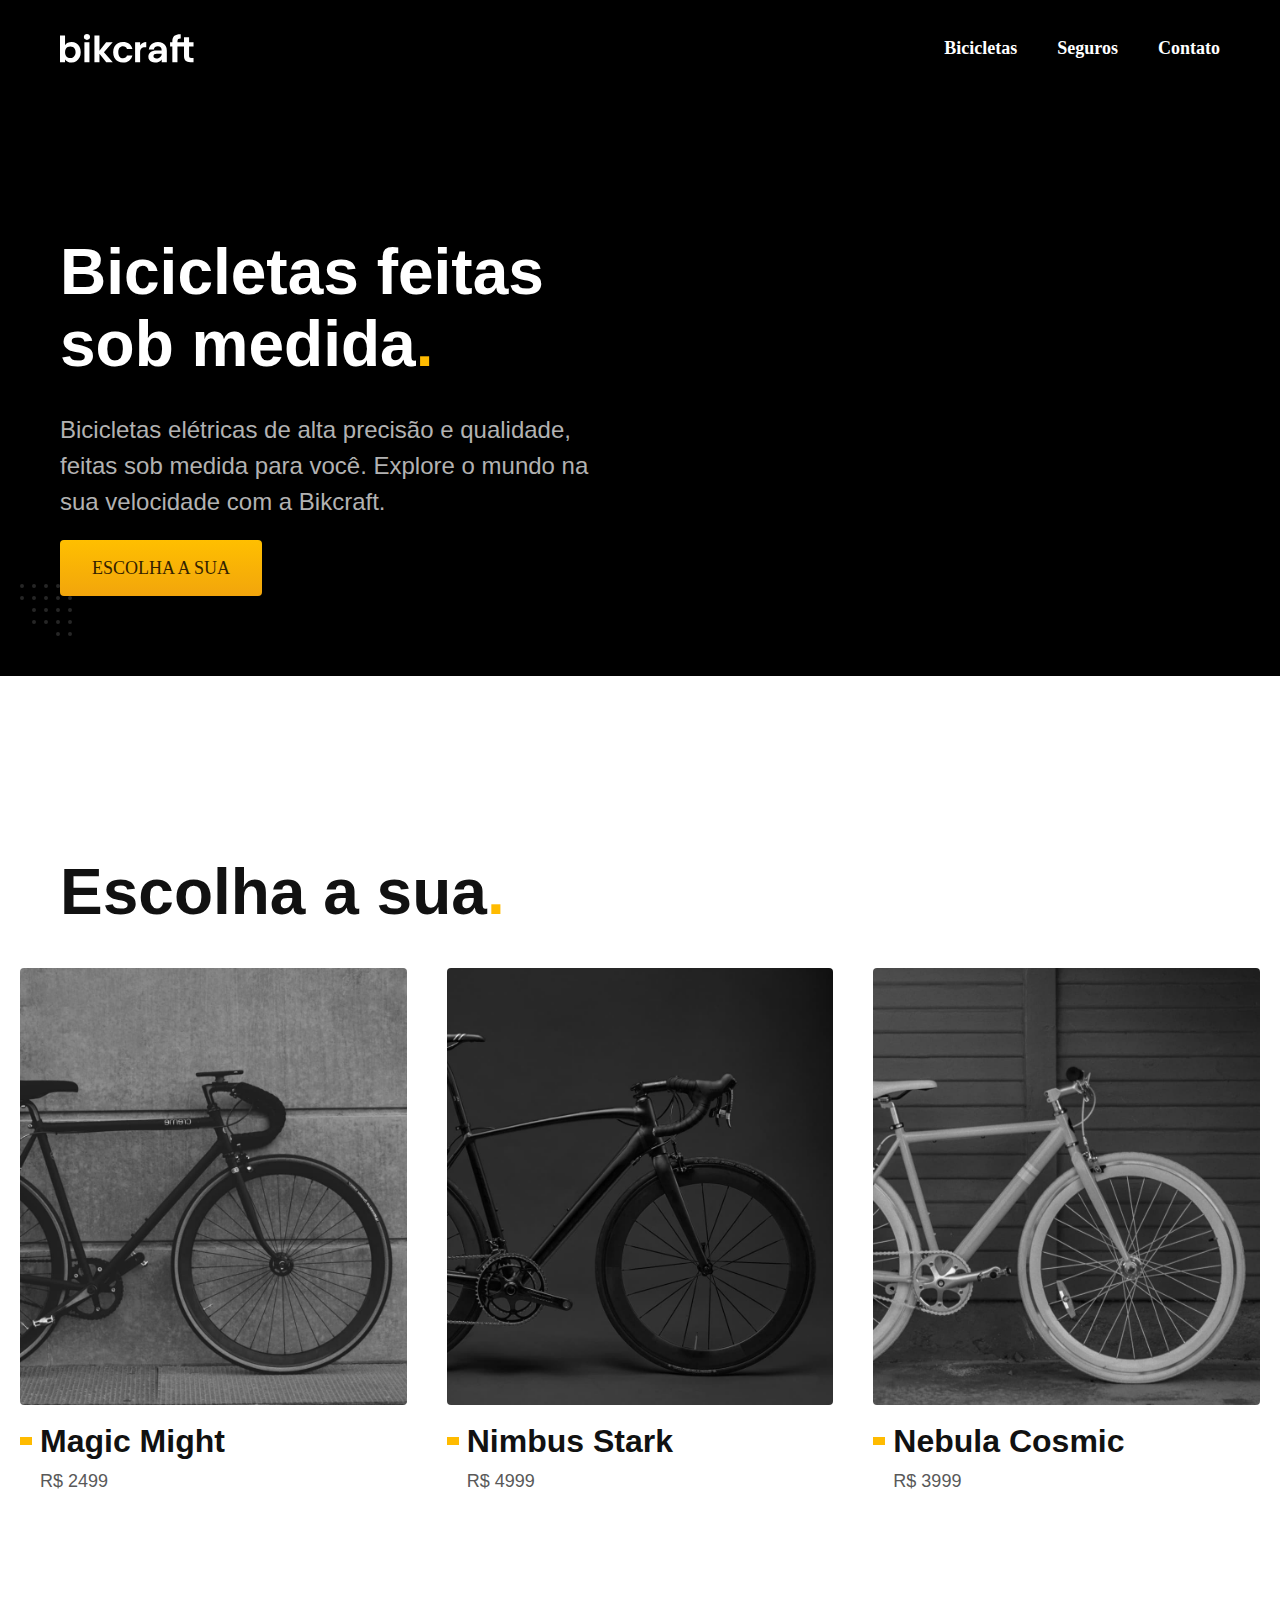
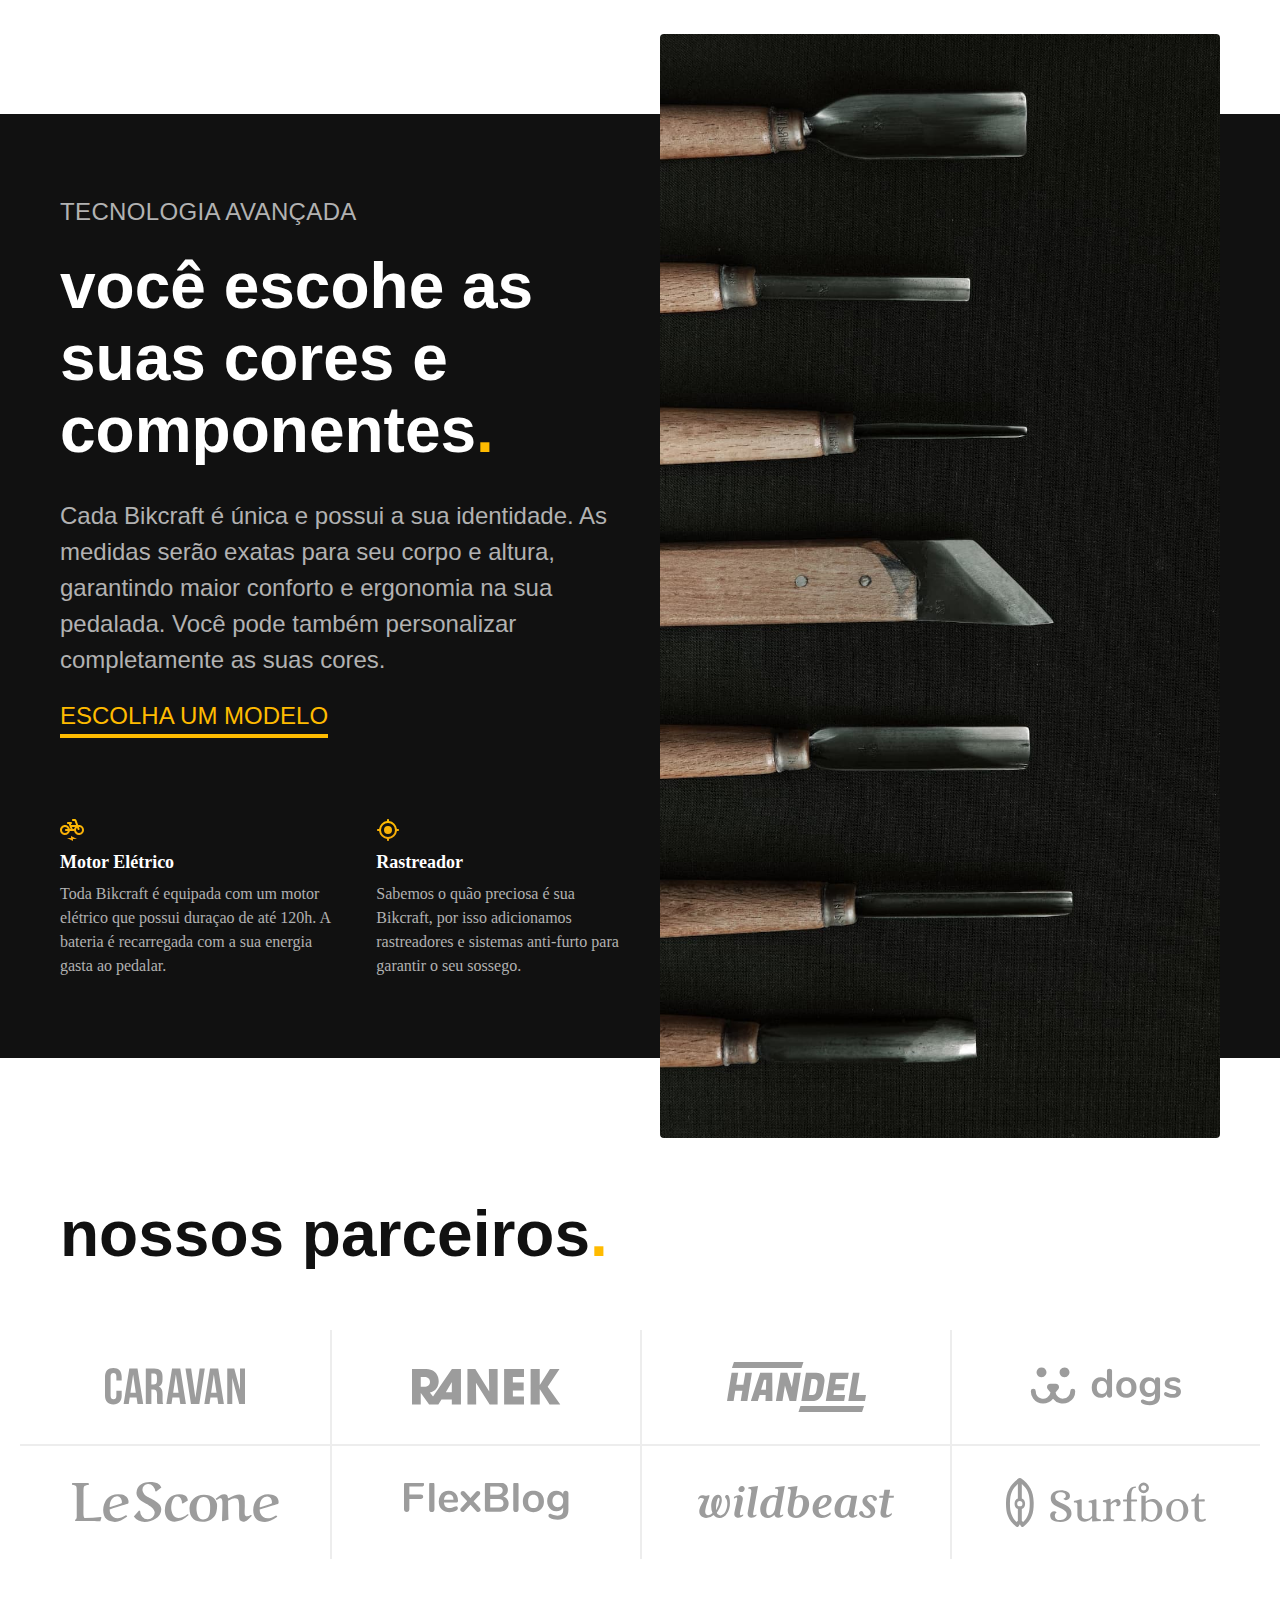
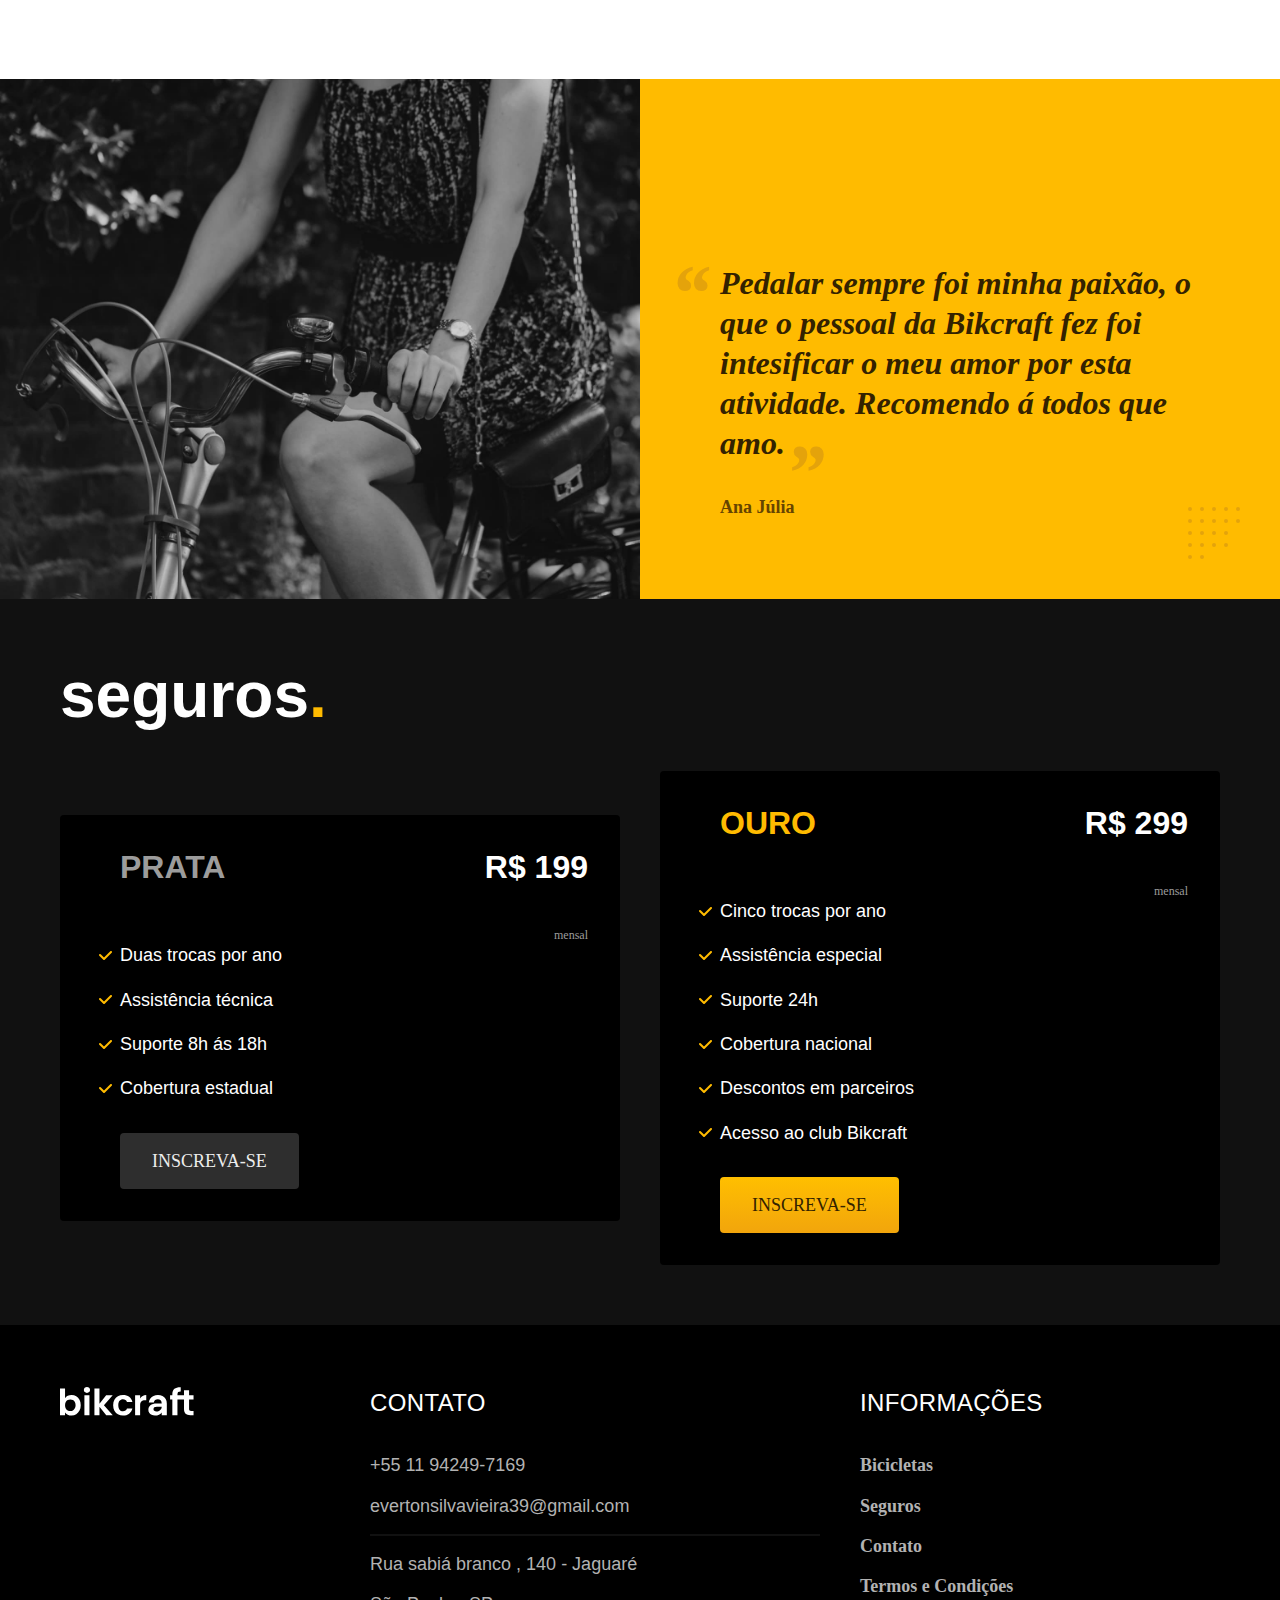
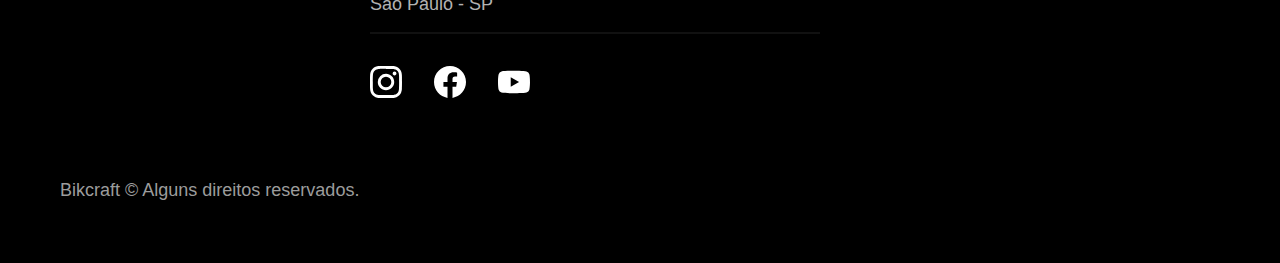
<file: index.html>
<!DOCTYPE html>
<html lang="pt-br">

<head>
  <meta charset="UTF-8">
  <meta name="viewport" content="width=device-width, initial-scale=1.0">
  <title>Bikcraft - Bicicletas Elétricas </title>
  <meta name="description" content="Bicicletas elétricas de alta precisão e qualidade, feitas sob medidas para o cliente. Explore o mundo na sua velocidade com Bikcraft.">

  <link rel="icon" href="./favicon.svg" type="image/svg+xml">
  <link rel="preload" href="./css/style.min.css" as="style">
  <link rel="stylesheet" href="./css/style.min.css">

  <script>document.documentElement.classList.add("js");</script>

  <link rel="preconnect" href="https://fonts.googleapis.com">
  <link rel="preconnect" href="https://fonts.gstatic.com" crossorigin>
  <link href="https: //fonts.googleapis.com/css2?family= Merriweather :ital,wght@1,900 & family= Poppins:wght@400;600 & family= Roboto:wght@400;500 & display=swap" rel="stylesheet">
</head>

<body>
  <header class="header-bg">
    <div class="header container">
      <a href="./"><img src="./img/bikcraft.svg" width="136" height="32" alt="Bikcraft">
      </a>
      <nav aria-label="primaria">
        <ul class="header-menu font-1-m cor-0">
          <li><a href="./bicicletas.html">Bicicletas</a></li>
          <li><a href="./seguros.html">Seguros</a></li>
          <li><a href="./contato.html">Contato</a></li>
        </ul>
      </nav>
    </div>
  </header>

  <main class="introducao-bg">
    <div class="introducao container">
      <div class="introducao-conteudo">
        <h1 class="font-1-xxl cor-0 fadeInDown" data-anime="200">Bicicletas feitas sob medida<span class="cor-p1">.</span>
        </h1>
        <p class="font-2-l cor-5 fadeInDown" data-anime="400">Bicicletas elétricas de alta precisão e qualidade, feitas sob medida para você.
          Explore o mundo na sua velocidade com a Bikcraft.</p>
        <a class="botao" data-anime="600" href="./bicicletas.html">Escolha a sua</a>
      </div>
      <picture data-anime="800" class="fadeInDown">
        <source media="(max-width: 800px)" srcset="./img/bicicletas/nimbus.jpg">
        <img src="./img/fotos/introducao.jpg" widt24" height="24" alt="Bicicleta elétrica preta.">
      </picture>
    </div>
  </main>
  <article class="bicicletas-lista">
    <h2 class="container font-1-xxl">Escolha a sua<span class="cor-p1">.</span></h2>
    <ul>
      <li>
        <a href="./bicicletas/magic.html">
          <img src="./img/bicicletas/magic-home.jpg" width="920" height="1040" alt="Bicicleta preta">
          <h3 class="font-1-xl">Magic Might</h3>
          <span class="font-2-m cor-8">R$ 2499</span>
        </a>
      </li>
      <li>
        <a href="./bicicletas/nimbus.html">
          <img src="./img/bicicletas/nimbus-home.jpg" width="920" height="1040" alt="Bicicleta preta">
          <h3 class="font-1-xl">Nimbus Stark</h3>
          <span class="font-2-m cor-8">R$ 4999</span>
        </a>
      </li>
      <li>
        <a href="./bicicletas/nebula.html">
          <img src="./img/bicicletas/nebula-home.jpg" width="920" height="1040" alt="Bicicleta preta">
          <h3 class="font-1-xl">Nebula Cosmic</h3>
          <span class="font-2-m cor-8">R$ 3999</span>
        </a>
      </li>
    </ul>
  </article>

  <article class="tecnologia-bg">
    <div class="tecnologia container">
      <div class="tecnologia-conteudo">
        <span class="font-2-l-b cor-5">Tecnologia Avançada</span>
        <h2 class="font-1-xxl cor-0">você escohe as suas cores e componentes<span class="cor-p1">.</span></h2>
        <p class="font-2-l cor-5">Cada Bikcraft é única e possui a sua identidade. As medidas serão exatas para seu corpo e altura, garantindo maior conforto e ergonomia na sua pedalada. Você pode também personalizar completamente as suas cores. </p>
        <a class="link" href="./biciletas.html">Escolha um modelo</a>
        <div class="tecnologia-vantagens">
          <div>
            <img src="./img/icones/eletrica.svg" width="24" height="24" alt="">
            <h3 class="font-1-m cor-0">Motor Elétrico</h3>
            <p class="font-2-s cor-5">Toda Bikcraft é equipada com um motor elétrico que possui duraçao de até 120h. A bateria é recarregada com a sua energia gasta ao pedalar.</p>
          </div>
          <div>
            <img src="./img/icones/rastreador.svg" width="24" height="24" alt="">
            <h3 class="font-1-m cor-0">Rastreador</h3>
            <p class="font-2-s cor-5">Sabemos o quão preciosa é sua Bikcraft, por isso adicionamos rastreadores e sistemas anti-furto para garantir o seu sossego.</p>
          </div>
        </div>
      </div>
      <div class="tecnologia-imagem">
        <img src="./img/fotos/tecnologia.jpg" width="1200" height="1920" alt="">
      </div>
    </div>
  </article>

  <section class="parceiros" aria-label="Nossos Parceiros">
    <h2 class="container font-1-xxl">nossos parceiros<span class="cor-p1">.</span></h2>

    <ul>
      <li><img src="./img/parceiros/caravan.svg" width="140" height="38" alt="caravan"></li>
      <li><img src="./img/parceiros/ranek.svg" width="149" height="36" alt="ranek"></li>
      <li><img src="./img/parceiros/handel.svg" width="139" height="50" alt="handel"></li>
      <li><img src="./img/parceiros/dogs.svg" width="152" height="39" alt="dogs"></li>
      <li><img src="./img/parceiros/lescone.svg" width="208" height="41" alt="lescone"></li>
      <li><img src="./img/parceiros/flexblog.svg" width="165" height="38" alt="flexblog"></li>
      <li><img src="./img/parceiros/wildbeast.svg" width="196" height="34" alt="wildbeast"></li>
      <li><img src="./img/parceiros/surfbot.svg" width="200" height="49" alt="surfbot"></li>
    </ul>
  </section>

  <section class="depoimento" aria-label="Depoimento">
    <div>
      <img src="./img/fotos/depoimento.jpg" width="1560" height="1360" alt="Pessoa pedalando uma bicicleta Bikcraft">
    </div>
    <div class="depoimento-conteudo">
      <blockquote class="font-1-xl cor-p5">
        <p>Pedalar sempre foi minha paixão, o que o pessoal da Bikcraft fez foi intesificar o meu amor por esta atividade. Recomendo á todos que amo.</p>
      </blockquote>
      <span class="font-1-m-b cor-p4">Ana Júlia</span>
    </div>
  </section>
  <article class="seguros-bg">
    <div class="seguros container">
      <h2 class="font-1-xxl cor-0">seguros<span class="cor-p1">.</span></h2>
      <div class="seguros-item">
        <h3 class="font-1-xl cor-6">PRATA</h3>
        <span class="font-1-xl cor-0">R$ 199</span><span class="font-1-xs cor-6">mensal</span>
        <ul class="font-2-m cor-0">
          <li>Duas trocas por ano</li>
          <li>Assistência técnica</li>
          <li>Suporte 8h ás 18h</li>
          <li>Cobertura estadual</li>
        </ul>
        <a class="botao secundario" href="./orcamento.html">Inscreva-se</a>
      </div>

      <div class="seguros-item">
        <h3 class="font-1-xl cor-p1">OURO</h3>
        <span class="font-1-xl cor-0">R$ 299</span><span class="font-1-xs cor-6">mensal</span>
        <ul class="font-2-m cor-0">
          <li>Cinco trocas por ano</li>
          <li>Assistência especial</li>
          <li>Suporte 24h</li>
          <li>Cobertura nacional</li>
          <li>Descontos em parceiros</li>
          <li>Acesso ao club Bikcraft</li>
        </ul>
        <a class="botao" href="./orcamento.html">Inscreva-se</a>
      </div>

  </article>
  <footer class="footer-bg">
    <div class="footer container">
      <img src="./img/bikcraft.svg" width="136" height="32" alt="Bikcraft">
      <div class="footer-contato">
        <h3 class="font-2-l-b cor-0">Contato</h3>
        <ul class="font-2-m cor-5">
          <li><a href="tel:+5511942497169">+55 11 94249-7169</a></li>
          <li><a href="mailto:evertonsilvavieira39@gmail.com">evertonsilvavieira39@gmail.com</a></li>
          <li>Rua sabiá branco , 140 - Jaguaré</li>
          <li>São Paulo - SP</li>
        </ul>
        <div class="footer-redes">
          <a href="https://www.instagram.com/">
            <img src="./img/redes/instagram.svg" width="32" height="32" alt="Instagram">
          </a>
          <a href="https://www.facebook.com/campaign/landing.php?&campaign_id=1661784632&extra_1=s%7Cc%7C320269324047%7Ce%7Cfacebook%7C&placement=&creative=320269324047&keyword=facebook&partner_id=googlesem&extra_2=campaignid%3D1661784632%26adgroupid%3D63686352403%26matchtype%3De%26network%3Dg%26source%3Dnotmobile%26search_or_content%3Ds%26device%3Dc%26devicemodel%3D%26adposition%3D%26target%3D%26targetid%3Dkwd-541132862%26loc_physical_ms%3D1001773%26loc_interest_ms%3D%26feeditemid%3D%26param1%3D%26param2%3D&gclid=EAIaIQobChMIivTKnseqgAMVM0FIAB2r3AhnEAAYASAAEgIThvD_BwE">
            <img src="./img/redes/facebook.svg" width="32" height="32" alt="Facebook">
          </a>
          <a href="./">
            <img src="./img/redes/youtube.svg" width="32" height="32" alt="YouTube">
          </a>
        </div>
      </div>

      <div class="footer-informacoes">
        <h3 class="font-2-l-b cor-0">Informações</h3>
        <nav>
          <ul class="font-1-m cor-5">
            <li><a href="./bicicletas.html">Bicicletas</a></li>
            <li><a href="./seguros.html">Seguros</a></li>
            <li><a href="./contato.html">Contato</a></li>
            <li><a href="./termos.html">Termos e Condições</a></li>
          </ul>
        </nav>
      </div>
      <p class="footer-copy font-2-m cor-6">Bikcraft © Alguns direitos reservados.</p>
    </div>
  </footer>
  <script src="./js/plugins/simple-anime.js"></script>
  <script src="./js/script.js"></script>
</body>

</html>
</file>
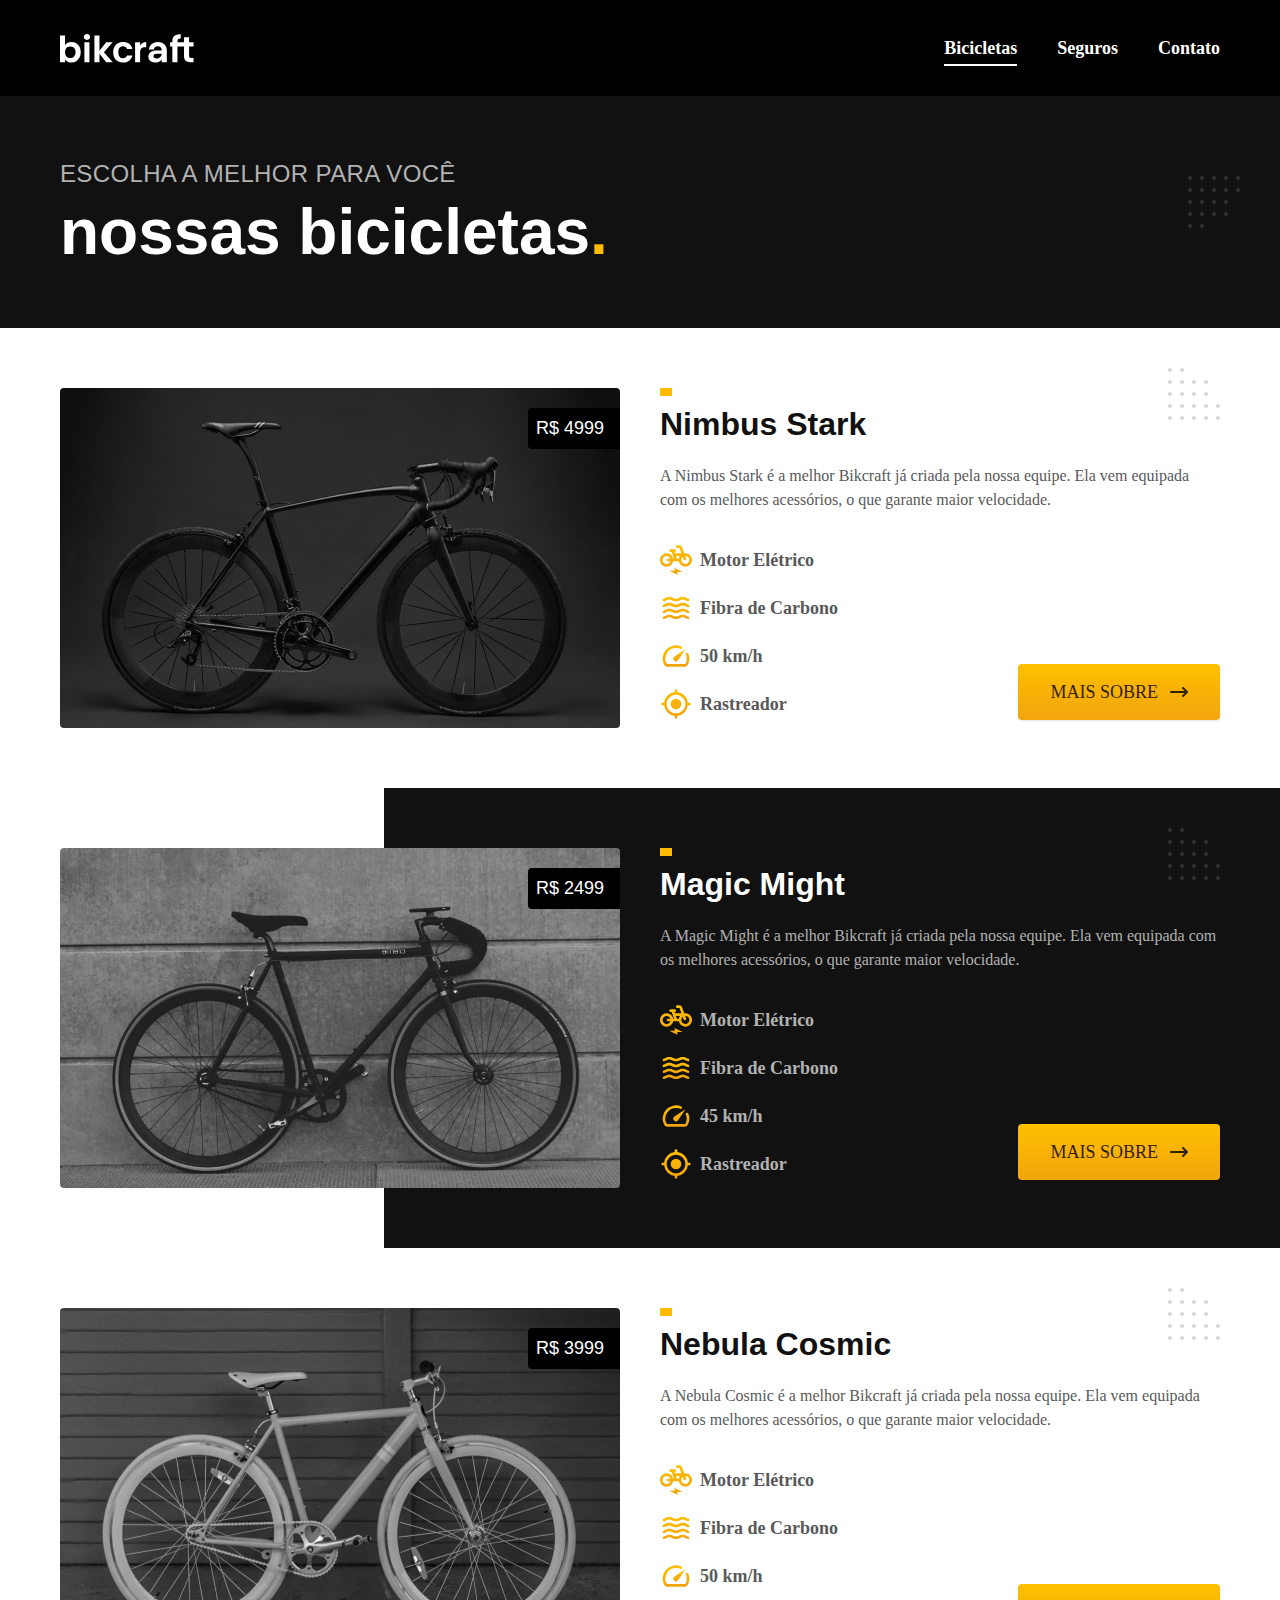
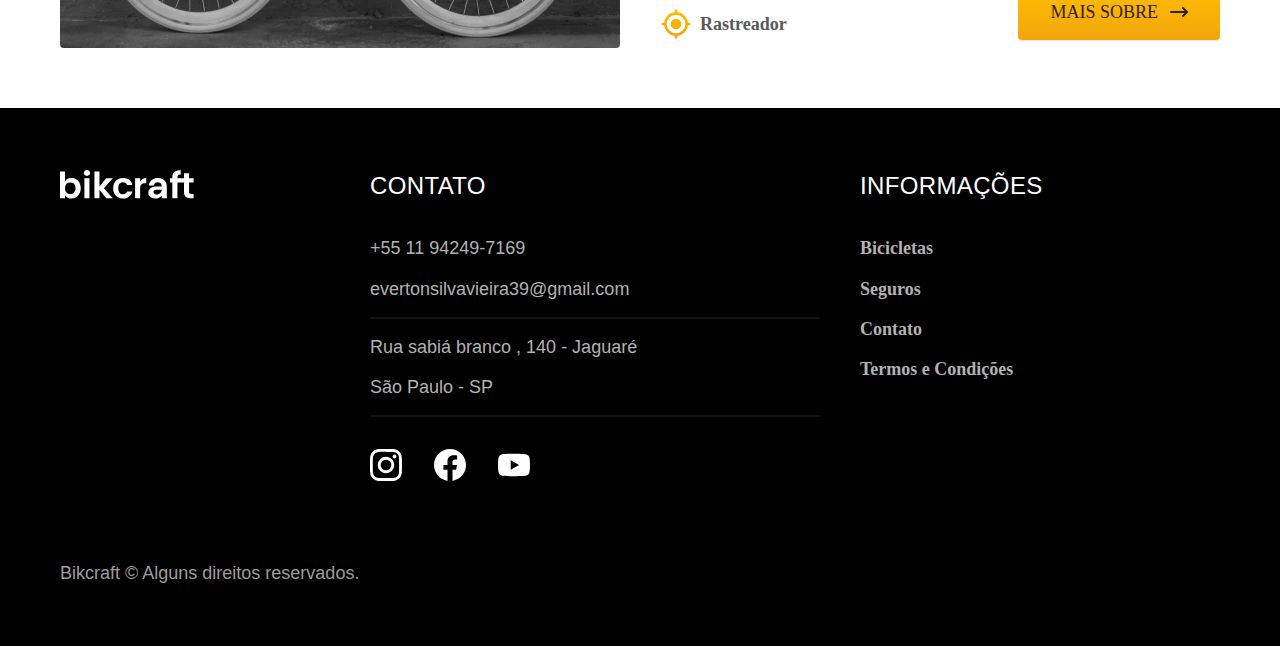
<file: bicicletas.html>
<!DOCTYPE html>
<html lang="pt-br">

<head>
  <meta charset="UTF-8">
  <meta name="viewport" content="width=device-width, initial-scale=1.0">
  <title>Bicicletas / Bikcraft </title>
  <meta name="description" content="Bicicletas.">

  <link rel="icon" href="./favicon.svg" type="image/svg+xml">
  <link rel="preload" href="./css/style.min.css" as="style">
  <link rel="stylesheet" href="./css/style.min.css">

  <script>document.documentElement.classList.add("js");</script>

  <link rel="preconnect" href="https://fonts.googleapis.com">
  <link rel="preconnect" href="https://fonts.gstatic.com" crossorigin>
  <link href="https: //fonts.googleapis.com/css2?family= Merriweather :ital,wght@1,900 & family= Poppins:wght@400;600 & family= Roboto:wght@400;500 & display=swap" rel="stylesheet">

</head>

<body id="bicicletas">
  <header class="header-bg">
    <div class="header container">
      <a href="./"><img src="./img/bikcraft.svg" alt="Bikcraft">
      </a>
      <nav aria-label="primaria">
        <ul class="header-menu font-1-m cor-0">
          <li><a href="./bicicletas.html">Bicicletas</a></li>
          <li><a href="./seguros.html">Seguros</a></li>
          <li><a href="./contato.html">Contato</a></li>
        </ul>
      </nav>
    </div>
  </header>
  <main>
    <div class="titulo-bg">
      <div class="titulo container">
        <p class="font-2-l-b cor-5">Escolha a melhor para você</p>
        <h1 class="font-1-xxl cor-0">nossas bicicletas<span class="cor-p1">.</span></h1>
      </div>
    </div>

    <div class="bicicletas container">
      <div class="bicicletas-imagem">
        <img src="./img/bicicletas/nimbus.jpg" alt="Bicicleta preta">
        <span class="font-2-m cor-0">R$ 4999</span>
      </div>
      <div class="bicicletas-conteudo">
        <h2 class="font-1-xl">Nimbus Stark</h2>
        <p class="font-2-s cor-8">A Nimbus Stark é a melhor Bikcraft já criada pela nossa equipe. Ela vem equipada com os melhores acessórios, o que garante maior velocidade.</p>
        <ul class="font-1-m cor-8">
          <li><img src="./img/icones/eletrica.svg" alt="">Motor Elétrico</li>
          <li><img src="./img/icones/carbono.svg" alt="">Fibra de Carbono</li>
          <li><img src="./img/icones/velocidade.svg" alt="">50 km/h </li>
          <li><img src="./img/icones/rastreador.svg" alt="">Rastreador</li>
        </ul>
        <a class="botao seta" href="./bicicletas/nimbus.html">Mais Sobre</a>
      </div>
    </div>

    <div class="bicicletas-bg">
      <div class="bicicletas container">
        <div class="bicicletas-imagem">
          <img src="./img/bicicletas/magic.jpg" alt="Bicicleta preta">
          <span class="font-2-m cor-0">R$ 2499</span>
        </div>
        <div class="bicicletas-conteudo">
          <h2 class="font-1-xl cor-0">Magic Might</h2>
          <p class="font-2-s cor-5">A Magic Might é a melhor Bikcraft já criada pela nossa equipe. Ela vem equipada com os melhores acessórios, o que garante maior velocidade.</p>
          <ul class="font-1-m cor-5">
            <li><img src="./img/icones/eletrica.svg" alt="">Motor Elétrico</li>
            <li><img src="./img/icones/carbono.svg" alt="">Fibra de Carbono</li>
            <li><img src="./img/icones/velocidade.svg" alt="">45 km/h </li>
            <li><img src="./img/icones/rastreador.svg" alt="">Rastreador</li>
          </ul>
          <a class="botao seta" href="./bicicletas/magic.html">Mais Sobre</a>
        </div>
      </div>
    </div>

    <div class="bicicletas container">
      <div class="bicicletas-imagem">
        <img src="./img/bicicletas/nebula.jpg" alt="Bicicleta preta">
        <span class="font-2-m cor-0">R$ 3999</span>
      </div>
      <div class="bicicletas-conteudo">
        <h2 class="font-1-xl">Nebula Cosmic</h2>
        <p class="font-2-s cor-8">A Nebula Cosmic é a melhor Bikcraft já criada pela nossa equipe. Ela vem equipada com os melhores acessórios, o que garante maior velocidade.</p>
        <ul class="font-1-m cor-8">
          <li><img src="./img/icones/eletrica.svg" alt="">Motor Elétrico</li>
          <li><img src="./img/icones/carbono.svg" alt="">Fibra de Carbono</li>
          <li><img src="./img/icones/velocidade.svg" alt="">50 km/h </li>
          <li><img src="./img/icones/rastreador.svg" alt="">Rastreador</li>
        </ul>
        <a class="botao seta" href="./bicicletas/nebula.html">Mais Sobre</a>
      </div>
    </div>


  </main>

  <footer class="footer-bg">
    <div class="footer container">
      <img src="./img/bikcraft.svg" alt="Bikcraft">
      <div class="footer-contato">
        <h3 class="font-2-l-b cor-0">Contato</h3>
        <ul class="font-2-m cor-5">
          <li><a href="tel:+5511942497169">+55 11 94249-7169</a></li>
          <li><a href="mailto:evertonsilvavieira39@gmail.com">evertonsilvavieira39@gmail.com</a></li>
          <li>Rua sabiá branco , 140 - Jaguaré</li>
          <li>São Paulo - SP</li>
        </ul>
        <div class="footer-redes">
          <a href="https://www.instagram.com/">
            <img src="./img/redes/instagram.svg" alt="Instagram">
          </a>
          <a href="https://www.facebook.com/campaign/landing.php?&campaign_id=1661784632&extra_1=s%7Cc%7C320269324047%7Ce%7Cfacebook%7C&placement=&creative=320269324047&keyword=facebook&partner_id=googlesem&extra_2=campaignid%3D1661784632%26adgroupid%3D63686352403%26matchtype%3De%26network%3Dg%26source%3Dnotmobile%26search_or_content%3Ds%26device%3Dc%26devicemodel%3D%26adposition%3D%26target%3D%26targetid%3Dkwd-541132862%26loc_physical_ms%3D1001773%26loc_interest_ms%3D%26feeditemid%3D%26param1%3D%26param2%3D&gclid=EAIaIQobChMIivTKnseqgAMVM0FIAB2r3AhnEAAYASAAEgIThvD_BwE">
            <img src="./img/redes/facebook.svg" alt="Facebook">
          </a>
          <a href="./">
            <img src="./img/redes/youtube.svg" alt="YouTube">
          </a>
        </div>
      </div>
      <div class="footer-informacoes">
        <h3 class="font-2-l-b cor-0">Informações</h3>
        <nav>
          <ul class="font-1-m cor-5">
            <li><a href="./bicicletas.html">Bicicletas</a></li>
            <li><a href="./seguros.html">Seguros</a></li>
            <li><a href="./contato.html">Contato</a></li>
            <li><a href="./termos.html">Termos e Condições</a></li>
          </ul>
        </nav>
      </div>
      <p class="footer-copy font-2-m cor-6">Bikcraft © Alguns direitos reservados.</p>
    </div>
  </footer>
  <script src="./js/script.js"></script>

</body>

</html>
</file>
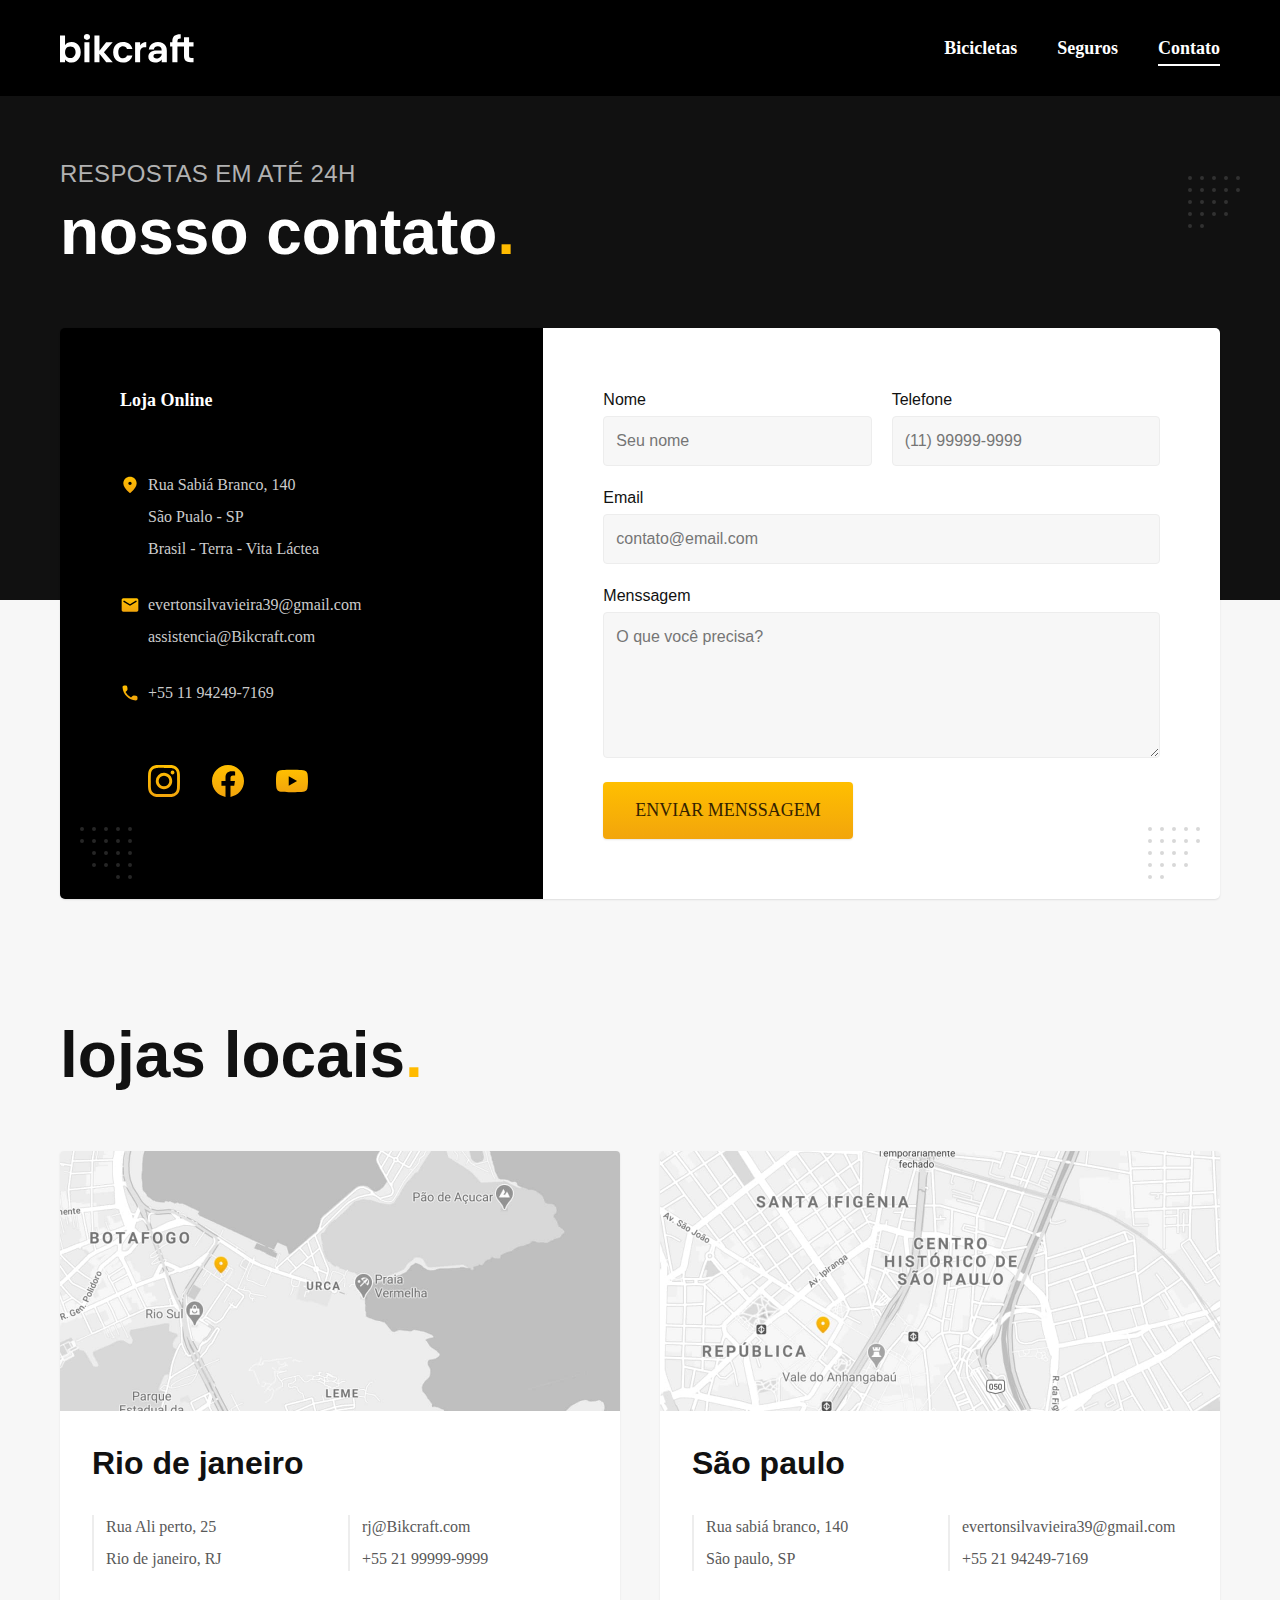
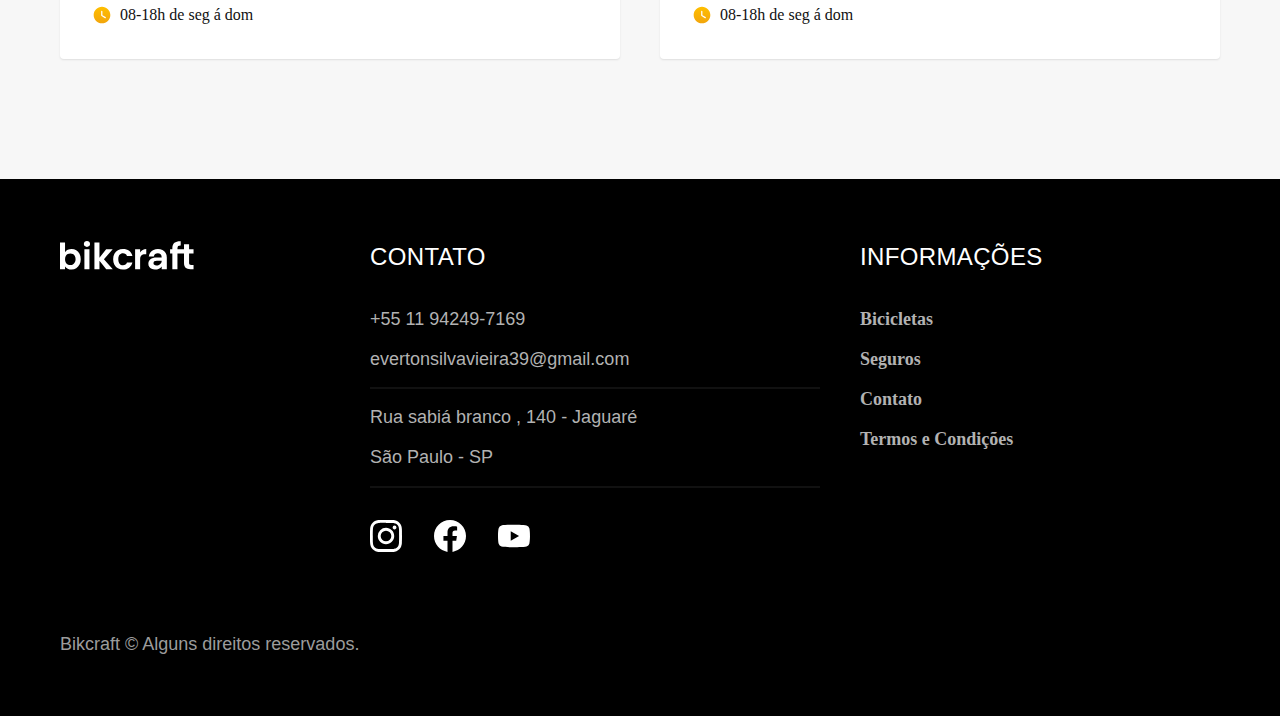
<file: contato.html>
<!DOCTYPE html>
<html lang="pt-br">

<head>
  <meta charset="UTF-8">
  <meta name="viewport" content="width=device-width, initial-scale=1.0">
  <title>Contato / Bikcraft </title>
  <meta name="description" content="Contato.">

  <link rel="icon" href="./favicon.svg" type="image/svg+xml">
  <link rel="preload" href="./css/style.min.css" as="style">
  <link rel="stylesheet" href="./css/style.min.css">

  <script>document.documentElement.classList.add("js");</script>

  <link rel="preconnect" href="https://fonts.googleapis.com">
  <link rel="preconnect" href="https://fonts.gstatic.com" crossorigin>
  <link href="https: //fonts.googleapis.com/css2?family= Merriweather :ital,wght@1,900 & family= Poppins:wght@400;600 & family= Roboto:wght@400;500 & display=swap" rel="stylesheet">
</head>

<body id="contato">
  <header class="header-bg">
    <div class="header container">
      <a href="./"><img src="./img/bikcraft.svg" alt="Bikcraft">
      </a>
      <nav aria-label="primaria">
        <ul class="header-menu font-1-m cor-0">
          <li><a href="./bicicletas.html">Bicicletas</a></li>
          <li><a href="./seguros.html">Seguros</a></li>
          <li><a href="./contato.html">Contato</a></li>
        </ul>
      </nav>
    </div>
  </header>
  <main>
    <div class="titulo-bg">
      <div class="titulo container">
        <p class="font-2-l-b cor-5">Respostas em até 24h</p>
        <h1 class="font-1-xxl cor-0">nosso contato<span class="cor-p1">.</span></h1>
      </div>
    </div>

    <div class="contato container">
      <section class="contato-dados" aria-label="Endereço">
        <h2 class="font-1-m cor-0">Loja Online</h2>
        <div class="contato-endereco font-2-s cor-4">
          <p>Rua Sabiá Branco, 140</p>
          <p>São Pualo - SP</p>
          <p>Brasil - Terra - Vita Láctea</p>
        </div>
        <address class="contato-meios font-2-s cor-4">
          <a href="mailto:evertonsilvavieira39@gmail.com">evertonsilvavieira39@gmail.com</a>
          <a href="mailto:assistencia@Bikcraft.com">assistencia@Bikcraft.com</a>
          <a href="tel:+5511942497169">+55 11 94249-7169</a>
        </address>
        <div class="contato-redes">
          <a href="https://www.instagram.com/">
            <img src="./img/redes/instagram-p.svg" alt="Instagram">
          </a>
          <a href="https://www.facebook.com/campaign/landing.php?&campaign_id=1661784632&extra_1=s%7Cc%7C320269324047%7Ce%7Cfacebook%7C&placement=&creative=320269324047&keyword=facebook&partner_id=googlesem&extra_2=campaignid%3D1661784632%26adgroupid%3D63686352403%26matchtype%3De%26network%3Dg%26source%3Dnotmobile%26search_or_content%3Ds%26device%3Dc%26devicemodel%3D%26adposition%3D%26target%3D%26targetid%3Dkwd-541132862%26loc_physical_ms%3D1001773%26loc_interest_ms%3D%26feeditemid%3D%26param1%3D%26param2%3D&gclid=EAIaIQobChMIivTKnseqgAMVM0FIAB2r3AhnEAAYASAAEgIThvD_BwE">
            <img src="./img/redes/facebook-p.svg" alt="Facebook">
          </a>
          <a href="./">
            <img src="./img/redes/youtube-p.svg" alt="YouTube">
          </a>
        </div>
      </section>
      <section class="contato-formulario" aria-label="Formulário">
        <form class="form" action="./contato.html">
          <div>
            <label for="nome">Nome</label>
            <input type="text" id="nome" name="nome" placeholder="Seu nome">
          </div>
          <div>
            <label for="telefone">Telefone</label>
            <input type="text" id="telefone" name="telefone" placeholder="(11) 99999-9999">
          </div>
          <div class="col-2">
            <label for="email">Email</label>
            <input type="email" id="email" name="email" placeholder="contato@email.com">
          </div>
          <div class="col-2">
            <label for="menssagem">Menssagem</label>
            <textarea rows="5" id="menssagem" name="menssagem" placeholder="O que você precisa?"></textarea>
          </div>
          <button class="botao col-2">Enviar Menssagem</button>
        </form>
      </section>
    </div>
  </main>

  <article class="lojas container">
    <h2 class="font-1-xxl">lojas locais<span class="cor-p1">.</span></h2>
    <div class="lojas-item">
      <img src="./img/lojas/rj.jpg" alt="mapa marcando o endereço em Rua Ali perto, 25 - Rio de janeiro - RJ">
      <div class="lojas-conteudo">
        <h3 class="font-1-xl">Rio de janeiro</h3>
        <div class="lojas-dados font-2-s cor-8">
          <p>Rua Ali perto, 25</p>
          <p>Rio de janeiro, RJ</p>
        </div>
        <div class="lojas-dados font-2-s cor-8">
          <a href="mailto:rj@Bikcraft.com">rj@Bikcraft.com</a>
          <a href="tel:+5521999999999">+55 21 99999-9999</a>
        </div>
        <p class="lojas-tempo font-1-s"><img src="./img/icones/horario.svg" alt=""> 08-18h de seg á dom</p>
      </div>
    </div>

    <div class="lojas-item">
      <img src="./img/lojas/sp.jpg" alt="mapa marcando o endereço em Rua sabiá branco, 140 - São Paulo - SP">
      <div class="lojas-conteudo">
        <h3 class="font-1-xl">São paulo</h3>
        <div class="lojas-dados font-2-s cor-8">
          <p>Rua sabiá branco, 140</p>
          <p>São paulo, SP</p>
        </div>
        <div class="lojas-dados font-2-s cor-8">
          <a href="evertonsilvavieira39@gmail.com">evertonsilvavieira39@gmail.com</a>
          <a href="tel:+5511942497169">+55 21 94249-7169</a>
        </div>
        <p class="lojas-tempo font-1-s"><img src="./img/icones/horario.svg" alt=""> 08-18h de seg á dom</p>
      </div>
    </div>
  </article>

  <footer class="footer-bg">
    <div class="footer container">
      <img src="./img/bikcraft.svg" alt="Bikcraft">
      <div class="footer-contato">
        <h3 class="font-2-l-b cor-0">Contato</h3>
        <ul class="font-2-m cor-5">
          <li><a href="tel:+5511942497169">+55 11 94249-7169</a></li>
          <li><a href="mailto:evertonsilvavieira39@gmail.com">evertonsilvavieira39@gmail.com</a></li>
          <li>Rua sabiá branco , 140 - Jaguaré</li>
          <li>São Paulo - SP</li>
        </ul>
        <div class="footer-redes">
          <a href="https://www.instagram.com/">
            <img src="./img/redes/instagram.svg" alt="Instagram">
          </a>
          <a href="https://www.facebook.com/campaign/landing.php?&campaign_id=1661784632&extra_1=s%7Cc%7C320269324047%7Ce%7Cfacebook%7C&placement=&creative=320269324047&keyword=facebook&partner_id=googlesem&extra_2=campaignid%3D1661784632%26adgroupid%3D63686352403%26matchtype%3De%26network%3Dg%26source%3Dnotmobile%26search_or_content%3Ds%26device%3Dc%26devicemodel%3D%26adposition%3D%26target%3D%26targetid%3Dkwd-541132862%26loc_physical_ms%3D1001773%26loc_interest_ms%3D%26feeditemid%3D%26param1%3D%26param2%3D&gclid=EAIaIQobChMIivTKnseqgAMVM0FIAB2r3AhnEAAYASAAEgIThvD_BwE">
            <img src="./img/redes/facebook.svg" alt="Facebook">
          </a>
          <a href="./">
            <img src="./img/redes/youtube.svg" alt="YouTube">
          </a>
        </div>
      </div>
      <div class="footer-informacoes">
        <h3 class="font-2-l-b cor-0">Informações</h3>
        <nav>
          <ul class="font-1-m cor-5">
            <li><a href="./bicicletas.html">Bicicletas</a></li>
            <li><a href="./seguros.html">Seguros</a></li>
            <li><a href="./contato.html">Contato</a></li>
            <li><a href="./termos.html">Termos e Condições</a></li>
          </ul>
        </nav>
      </div>
      <p class="footer-copy font-2-m cor-6">Bikcraft © Alguns direitos reservados.</p>
    </div>
  </footer>
  <script src="./js/script.js"></script>

</body>

</html>
</file>
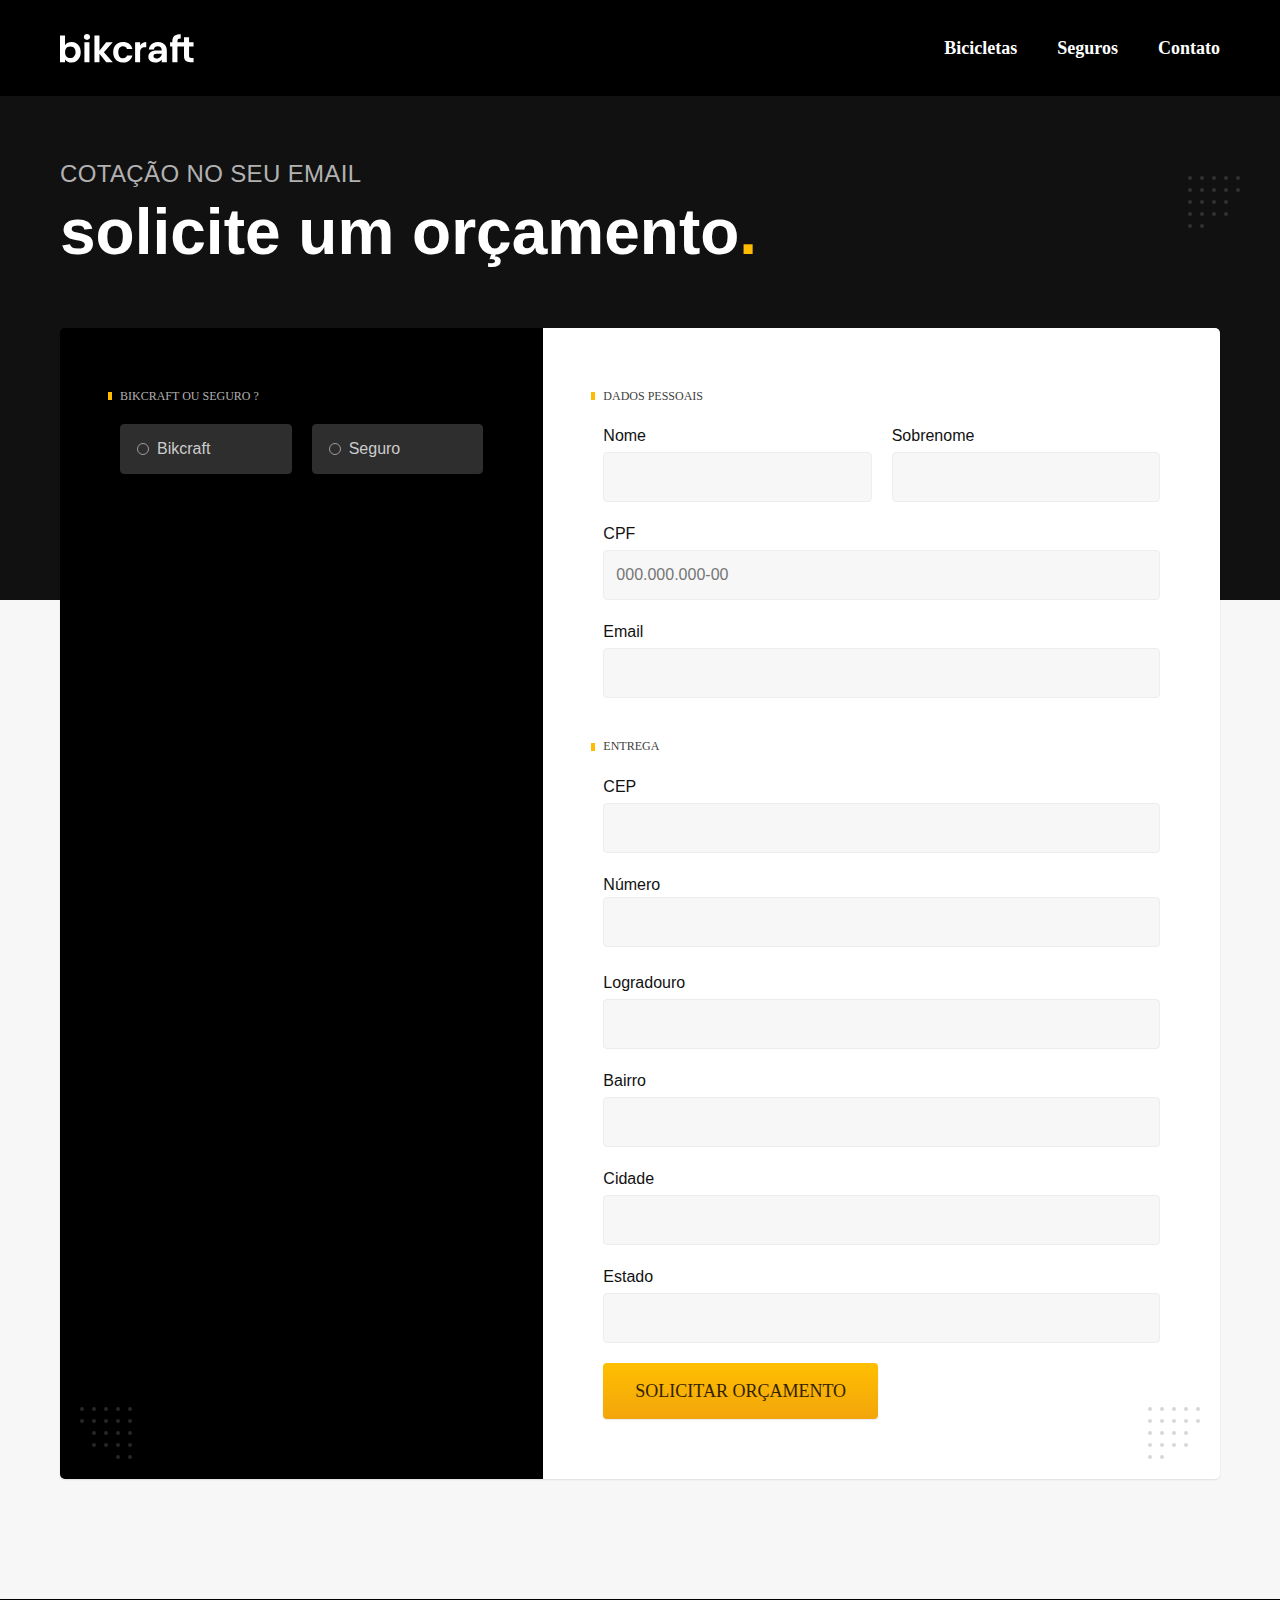
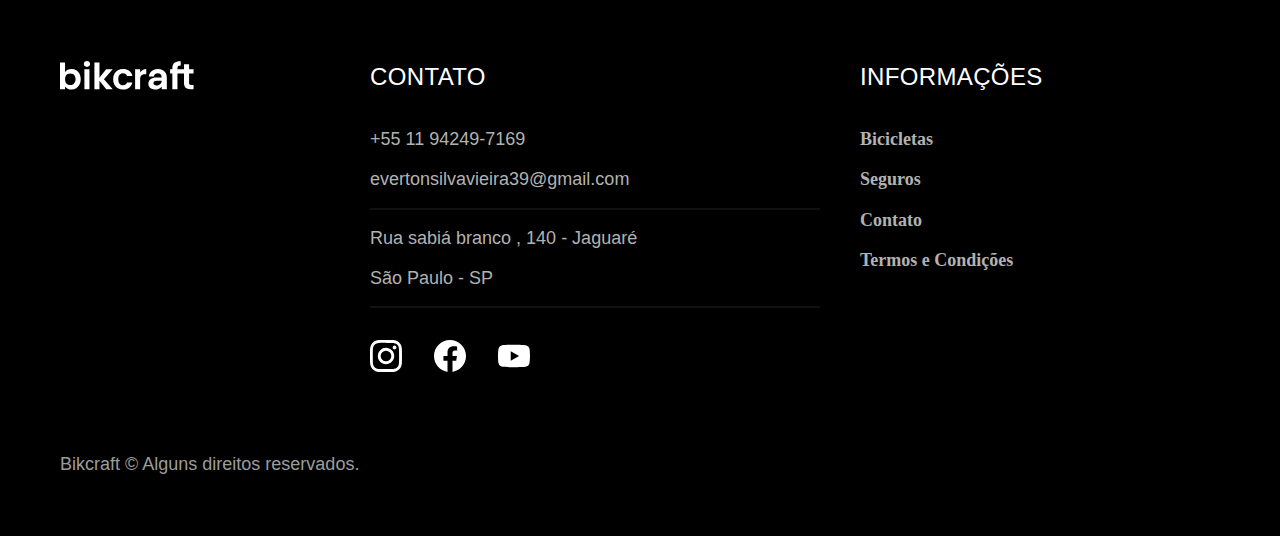
<file: orcamento.html>
<!DOCTYPE html>
<html lang="pt-br">

<head>
  <meta charset="UTF-8">
  <meta name="viewport" content="width=device-width, initial-scale=1.0">
  <title>Orçamento / Bikcraft </title>
  <meta name="description" content="Orçamento.">

  <link rel="icon" href="./favicon.svg" type="image/svg+xml">
  <link rel="preload" href="./css/style.min.css" as="style">
  <link rel="stylesheet" href="./css/style.min.css">

  <script>document.documentElement.classList.add("js");</script>

  <link rel="preconnect" href="https://fonts.googleapis.com">
  <link rel="preconnect" href="https://fonts.gstatic.com" crossorigin>
  <link href="https: //fonts.googleapis.com/css2?family= Merriweather :ital,wght@1,900 & family= Poppins:wght@400;600 & family= Roboto:wght@400;500 & display=swap" rel="stylesheet">
</head>

<body id="orcamento">
  <header class="header-bg">
    <div class="header container">
      <a href="./"><img src="./img/bikcraft.svg" alt="Bikcraft">
      </a>
      <nav aria-label="primaria">
        <ul class="header-menu font-1-m cor-0">
          <li><a href="./bicicletas.html">Bicicletas</a></li>
          <li><a href="./seguros.html">Seguros</a></li>
          <li><a href="./contato.html">Contato</a></li>
        </ul>
      </nav>
    </div>
  </header>
  <main>
    <div class="titulo-bg">
      <div class="titulo container">
        <p class="font-2-l-b cor-5">Cotação no seu email</p>
        <h1 class="font-1-xxl cor-0">solicite um orçamento<span class="cor-p1">.</span></h1>
      </div>
    </div>
    <form class="orcamento container" action="./">
      <div class="orcamento-produto">
        <h2 class="font-1-xs cor-5">Bikcraft ou Seguro ?</h2>

        <input type="radio" name="tipo" value="bikcraft" id="bikcraft">
        <label for="bikcraft">Bikcraft</label>

        <input type="radio" name="tipo" value="seguro" id="seguro">
        <label for="seguro">Seguro</label>

        <div class="orcamento-conteudo " id="orcamento-bikcraft">
          <h2 class="font-1-xs cor-5">Escolha a sua</h2>

          <input type="radio" name="produto" value="nimbus" id="nimbus">
          <label for="nimbus">Nimbus Stark <span>R$ 4999</span></label>
          <div class="orcamento-detalhes">
            <ul class="font-1-xs cor-8">
              <li><img src="./img/icones/eletrica.svg" alt=""> Motor Elétrico</li>
              <li><img src="./img/icones/carbono.svg" alt=""> Fibra de Carbono</li>
              <li><img src="./img/icones/velocidade.svg" alt=""> 50 km/h</li>
              <li><img src="./img/icones/rastreador.svg" alt=""> Rastreador</li>
            </ul>
            <img src="./img/bicicletas/nimbus.jpg" alt="Bicicleta preta">
          </div>

          <input type="radio" name="produto" value="magic" id="magic">
          <label for="magic">Magic Might <span>R$ 2499</span></label>
          <div class="orcamento-detalhes">
            <ul class="font-1-xs cor-8">
              <li><img src="./img/icones/eletrica.svg" alt=""> Motor Elétrico</li>
              <li><img src="./img/icones/carbono.svg" alt=""> Fibra de Carbono</li>
              <li><img src="./img/icones/velocidade.svg" alt=""> 45 km/h</li>
              <li><img src="./img/icones/rastreador.svg" alt=""> Rastreador</li>
            </ul>
            <img src="./img/bicicletas/magic.jpg" alt="Bicicleta preta">
          </div>

          <input type="radio" name="produto" value="nebula" id="nebula">
          <label for="nebula">Nebula Cosmic <span>R$ 3999</span></label>
          <div class="orcamento-detalhes">
            <ul class="font-1-xs cor-8">
              <li><img src="./img/icones/eletrica.svg" alt=""> Motor Elétrico</li>
              <li><img src="./img/icones/carbono.svg" alt=""> Fibra de Carbono</li>
              <li><img src="./img/icones/velocidade.svg" alt=""> 40 km/h</li>
              <li><img src="./img/icones/rastreador.svg" alt=""> Rastreador</li>
            </ul>
            <img src="./img/bicicletas/nebula.jpg" alt="Bicicleta branca">
          </div>
        </div>

        <div class="orcamento-conteudo " id="orcamento-seguro">
          <h2 class="font-1-xs cor-5">Escolha o plano</h2>

          <input type="radio" name="produto" value="prata" id="prata">
          <label for="prata">Prata <span>R$ 199</span></label>

          <input type="radio" name="produto" value="ouro" id="ouro">
          <label for="ouro">Ouro <span>R$ 299</span></label>

        </div>

      </div>
      <div class="orcamento-dados form">
        <h2 class="font-1-xs cor-9 col-2">dados pessoais</h2>
        <div>
          <label for="nome">Nome</label>
          <input type="text" id="nome" name="nome">
        </div>
        <div>
          <label for="sobrenome">Sobrenome</label>
          <input type="text" id="sobrenome" name="sobrenome">
        </div>
        <div class="col-2">
          <label for="cpf">CPF</label>
          <input type="text" id="cpf" name="cpf" placeholder="000.000.000-00">
        </div>
        <div class="col-2">
          <label for="email">Email</label>
          <input type="email" id="email" name="email">
        </div>
        <h2 class="font-1-xs cor-9 col-2">entrega</h2>
        <div class="col-2">
          <label for="cep">CEP</label>
          <input type="text" id="cep" name="cep">
        </div>
        <div class="col-2">
          <label for="numero">Número</Nabel>
            <input type="text" id="numero" Name="numero">
        </div>
        <div class="col-2">
          <label for="logadrouro">Logradouro</label>
          <input type="text" id="logadrouro" name="logadrouro">
        </div>
        <div class="col-2">
          <label for="bairro">Bairro</label>
          <input type="text" id="bairro" name="bairro">
        </div>
        <div class="col-2">
          <label for="cidade">Cidade</label>
          <input type="text" id="cidade" name="cidade">
        </div>
        <div class="col-2">
          <label for="estado">Estado</label>
          <input type="text" id="estado" name="estado">
        </div>
        <button class="botao col-2">Solicitar Orçamento</button>
      </div>
    </form>
  </main>

  <footer class="footer-bg">
    <div class="footer container">
      <img src="./img/bikcraft.svg" alt="Bikcraft">
      <div class="footer-contato">
        <h3 class="font-2-l-b cor-0">Contato</h3>
        <ul class="font-2-m cor-5">
          <li><a href="tel:+5511942497169">+55 11 94249-7169</a></li>
          <li><a href="mailto:evertonsilvavieira39@gmail.com">evertonsilvavieira39@gmail.com</a></li>
          <li>Rua sabiá branco , 140 - Jaguaré</li>
          <li>São Paulo - SP</li>
        </ul>
        <div class="footer-redes">
          <a href="https://www.instagram.com/">
            <img src="./img/redes/instagram.svg" alt="Instagram">
          </a>
          <a href="https://www.facebook.com/campaign/landing.php?&campaign_id=1661784632&extra_1=s%7Cc%7C320269324047%7Ce%7Cfacebook%7C&placement=&creative=320269324047&keyword=facebook&partner_id=googlesem&extra_2=campaignid%3D1661784632%26adgroupid%3D63686352403%26matchtype%3De%26network%3Dg%26source%3Dnotmobile%26search_or_content%3Ds%26device%3Dc%26devicemodel%3D%26adposition%3D%26target%3D%26targetid%3Dkwd-541132862%26loc_physical_ms%3D1001773%26loc_interest_ms%3D%26feeditemid%3D%26param1%3D%26param2%3D&gclid=EAIaIQobChMIivTKnseqgAMVM0FIAB2r3AhnEAAYASAAEgIThvD_BwE">
            <img src="./img/redes/facebook.svg" alt="Facebook">
          </a>
          <a href="./">
            <img src="./img/redes/youtube.svg" alt="YouTube">
          </a>
        </div>
      </div>
      <div class="footer-informacoes">
        <h3 class="font-2-l-b cor-0">Informações</h3>
        <nav>
          <ul class="font-1-m cor-5">
            <li><a href="./bicicletas.html">Bicicletas</a></li>
            <li><a href="./seguros.html">Seguros</a></li>
            <li><a href="./contato.html">Contato</a></li>
            <li><a href="./termos.html">Termos e Condições</a></li>
          </ul>
        </nav>
      </div>
      <p class="footer-copy font-2-m cor-6">Bikcraft © Alguns direitos reservados.</p>
    </div>
  </footer>
  <script src="./js/script.js"></script>

</body>

</html>
</file>
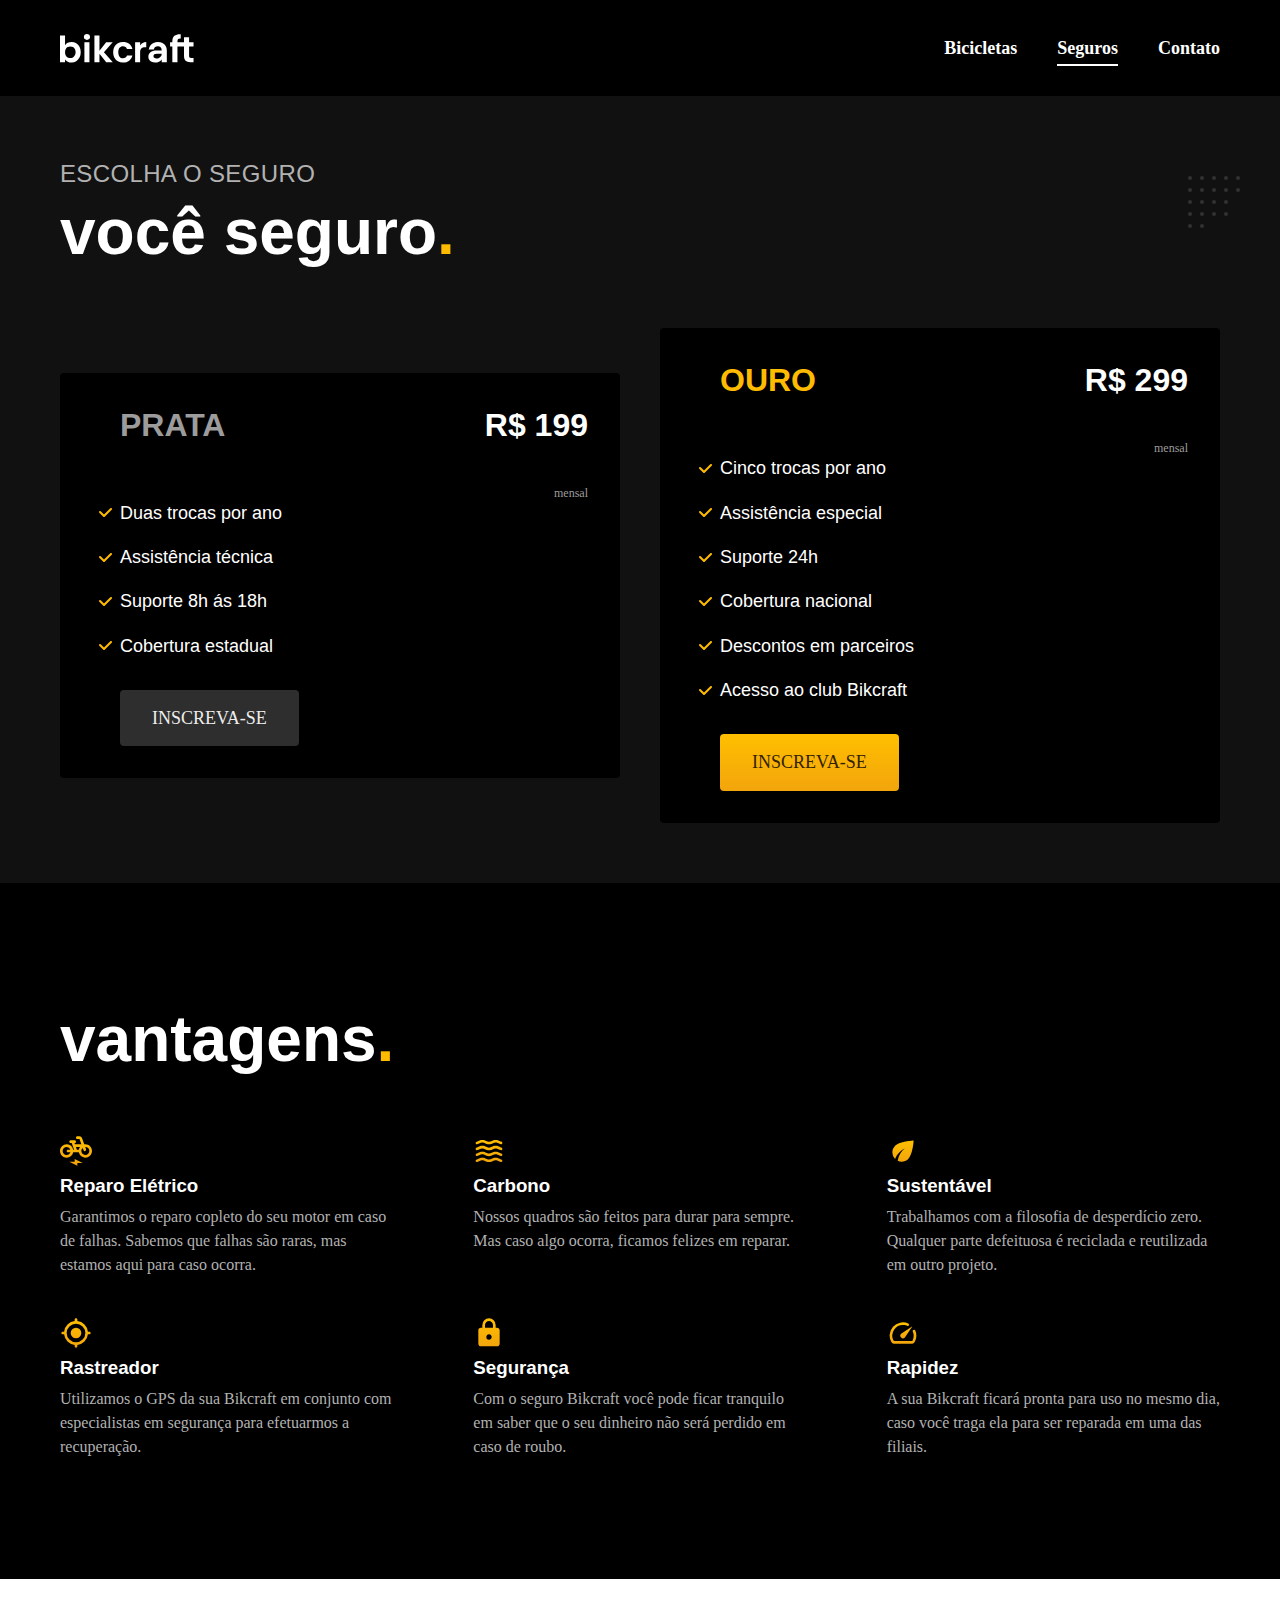
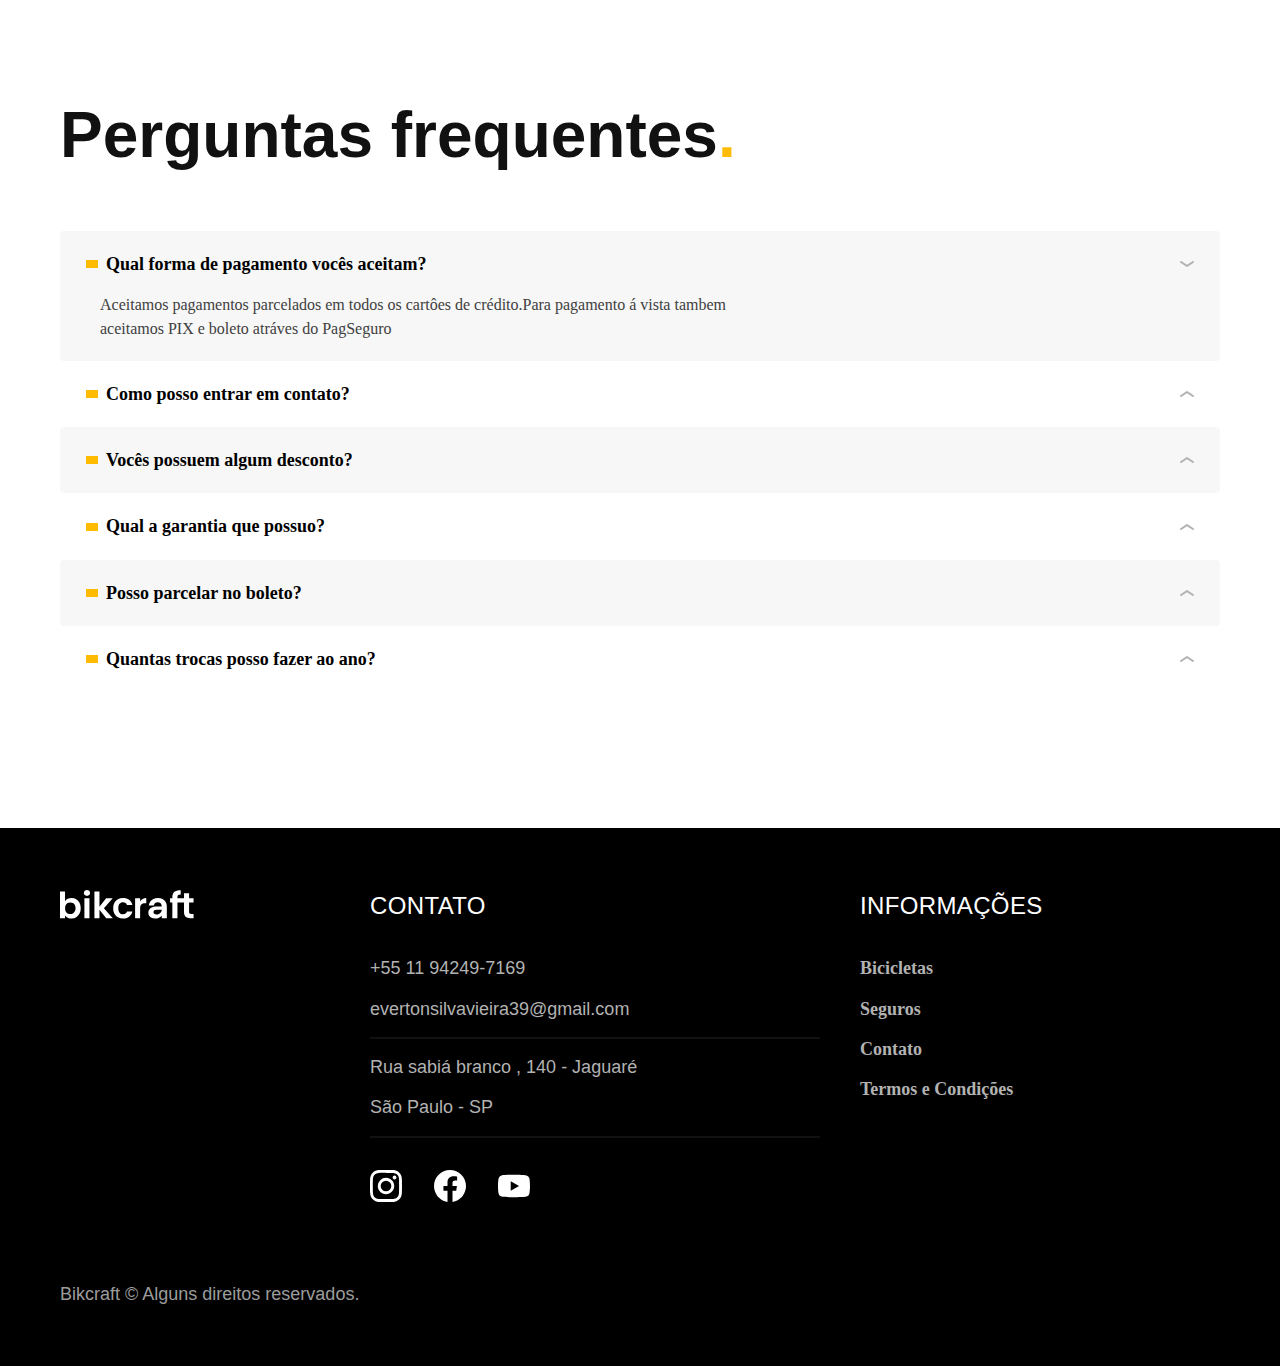
<file: seguros.html>
<!DOCTYPE html>
<html lang="pt-br">

<head>
  <meta charset="UTF-8">
  <meta name="viewport" content="width=device-width, initial-scale=1.0">
  <title>Seguros / Bikcraft </title>
  <meta name="description" content="Termos e condições.">

  <link rel="icon" href="./favicon.svg" type="image/svg+xml">
  <link rel="preload" href="./css/style.min.css" as="style">
  <link rel="stylesheet" href="./css/style.min.css">

  <script>document.documentElement.classList.add("js");</script>

  <link rel="preconnect" href="https://fonts.googleapis.com">
  <link rel="preconnect" href="https://fonts.gstatic.com" crossorigin>
  <link href="https: //fonts.googleapis.com/css2?family= Merriweather :ital,wght@1,900 & family= Poppins:wght@400;600 & family= Roboto:wght@400;500 & display=swap" rel="stylesheet">
</head>

<body id="seguros">
  <header class="header-bg">
    <div class="header container">
      <a href="./"><img src="./img/bikcraft.svg" alt="Bikcraft">
      </a>
      <nav aria-label="primaria">
        <ul class="header-menu font-1-m cor-0">
          <li><a href="./bicicletas.html">Bicicletas</a></li>
          <li><a href="./seguros.html">Seguros</a></li>
          <li><a href="./contato.html">Contato</a></li>
        </ul>
      </nav>
    </div>
  </header>
  <main class="seguros-bg">
    <div class="titulo-bg">
      <div class="titulo container">
        <p class="font-2-l-b cor-5">Escolha o seguro</p>
        <h1 class="font-1-xxl cor-0">você seguro<span class="cor-p1">.</span></h1>
      </div>
    </div>

    <div class="seguros container">

      <div class="seguros-item fadeInLeft" data-anime="200">
        <h3 class="font-1-xl cor-6">PRATA</h3>
        <span class="font-1-xl cor-0">R$ 199</span><span class="font-1-xs cor-6">mensal</span>
        <ul class="font-2-m cor-0">
          <li>Duas trocas por ano</li>
          <li>Assistência técnica</li>
          <li>Suporte 8h ás 18h</li>
          <li>Cobertura estadual</li>
        </ul>
        <a class="botao secundario" href="./orcamento.html?tipo=seguro&produto=prata">Inscreva-se</a>
      </div>

      <div class="seguros-item fadeInRight" data-anime="400">
        <h3 class="font-1-xl cor-p1">OURO</h3>
        <span class="font-1-xl cor-0">R$ 299</span><span class="font-1-xs cor-6">mensal</span>
        <ul class="font-2-m cor-0">
          <li>Cinco trocas por ano</li>
          <li>Assistência especial</li>
          <li>Suporte 24h</li>
          <li>Cobertura nacional</li>
          <li>Descontos em parceiros</li>
          <li>Acesso ao club Bikcraft</li>
        </ul>
        <a class="botao" href="./orcamento.html?tipo=seguro&produto=ouro">Inscreva-se</a>
      </div>
    </div>
  </main>

  <article class="vantagens-bg">
    <div class="vantagens container">
      <h2 class="font-1-xxl cor-0">vantagens<span class="cor-p1">.</span></h2>
      <ul>
        <li>
          <img src="./img/icones/eletrica.svg" alt="">
          <h3 class="fon-1-l cor-0">Reparo Elétrico</h3>
          <p class="font-2-s cor-5">Garantimos o reparo copleto do seu motor em caso de falhas. Sabemos que falhas são raras, mas estamos aqui para caso ocorra.</p>
        </li>
        <li>
          <img src="./img/icones/carbono.svg" alt="">
          <h3 class="fon-1-l cor-0">Carbono</h3>
          <p class="font-2-s cor-5">Nossos quadros são feitos para durar para sempre. Mas caso algo ocorra, ficamos felizes em reparar.</p>
        </li>
        <li>
          <img src="./img/icones/sustentavel.svg" alt="">
          <h3 class="fon-1-l cor-0">Sustentável</h3>
          <p class="font-2-s cor-5">Trabalhamos com a filosofia de desperdício zero. Qualquer parte defeituosa é reciclada e reutilizada em outro projeto.</p>
        </li>
        <li>
          <img src="./img/icones/rastreador.svg" alt="">
          <h3 class="fon-1-l cor-0">Rastreador</h3>
          <p class="font-2-s cor-5">Utilizamos o GPS da sua Bikcraft em conjunto com especialistas em segurança para efetuarmos a recuperação.</p>
        </li>
        <li>
          <img src="./img/icones/seguro.svg" alt="">
          <h3 class="fon-1-l cor-0">Segurança</h3>
          <p class="font-2-s cor-5">Com o seguro Bikcraft você pode ficar tranquilo em saber que o seu dinheiro não será perdido em caso de roubo.</p>
        </li>
        <li>
          <img src="./img/icones/velocidade.svg" alt="">
          <h3 class="fon-1-l cor-0">Rapidez</h3>
          <p class="font-2-s cor-5">A sua Bikcraft ficará pronta para uso no mesmo dia, caso você traga ela para ser reparada em uma das filiais.</p>
        </li>
      </ul>
    </div>
  </article>

  <article class="perguntas container">
    <h2 class="font-1-xxl">Perguntas frequentes<span class="cor-p1">.</span></h2>
    <dl>
      <div>
        <dt><button class="font-1-m" aria-controls="pergunta1" aria-expanded="true">Qual forma de pagamento vocês aceitam?</button></dt>
        <dd id="pergunta1" class="font-2-s cor-9 ativa">Aceitamos pagamentos parcelados em todos os cartôes de crédito.Para pagamento á vista tambem aceitamos PIX e boleto atráves do PagSeguro</dd>
      </div>
      <div>
        <dt><button class="font-1-m" aria-controls="pergunta2" aria-expanded="false">Como posso entrar em contato?</button></dt>
        <dd id="pergunta2" class="font-2-s cor-9">Aceitamos pagamentos parcelados em todos os cartôes de crédito.Para pagamento á vista tambem aceitamos PIX e boleto atráves do PagSeguro</dd>
      </div>
      <div>
        <dt><button class="font-1-m" aria-controls="pergunta3" aria-expanded="false">Vocês possuem algum desconto?</button></dt>
        <dd id="pergunta3" class="font-2-s cor-9">Aceitamos pagamentos parcelados em todos os cartôes de crédito.Para pagamento á vista tambem aceitamos PIX e boleto atráves do PagSeguro</dd>
      </div>
      <div>
        <dt><button class="font-1-m" aria-controls="pergunta4" aria-expanded="false">Qual a garantia que possuo?</button></dt>
        <dd id="pergunta4" class="font-2-s cor-9">Aceitamos pagamentos parcelados em todos os cartôes de crédito.Para pagamento á vista tambem aceitamos PIX e boleto atráves do PagSeguro</dd>
      </div>
      <div>
        <dt><button class="font-1-m" aria-controls="pergunta5" aria-expanded="false">Posso parcelar no boleto?</button></dt>
        <dd id="pergunta5" class="font-2-s cor-9">Aceitamos pagamentos parcelados em todos os cartôes de crédito.Para pagamento á vista tambem aceitamos PIX e boleto atráves do PagSeguro</dd>
      </div>
      <div>
        <dt><button class="font-1-m" aria-controls="pergunta6" aria-expanded="false">Quantas trocas posso fazer ao ano?</button></dt>
        <dd id="pergunta6" class="font-2-s cor-9">Aceitamos pagamentos parcelados em todos os cartôes de crédito.Para pagamento á vista tambem aceitamos PIX e boleto atráves do PagSeguro</dd>
      </div>
    </dl>
  </article>

  <footer class="footer-bg">
    <div class="footer container">
      <img src="./img/bikcraft.svg" alt="Bikcraft">
      <div class="footer-contato">
        <h3 class="font-2-l-b cor-0">Contato</h3>
        <ul class="font-2-m cor-5">
          <li><a href="tel:+5511942497169">+55 11 94249-7169</a></li>
          <li><a href="mailto:evertonsilvavieira39@gmail.com">evertonsilvavieira39@gmail.com</a></li>
          <li>Rua sabiá branco , 140 - Jaguaré</li>
          <li>São Paulo - SP</li>
        </ul>
        <div class="footer-redes">
          <a href="https://www.instagram.com/">
            <img src="./img/redes/instagram.svg" alt="Instagram">
          </a>
          <a href="https://www.facebook.com/campaign/landing.php?&campaign_id=1661784632&extra_1=s%7Cc%7C320269324047%7Ce%7Cfacebook%7C&placement=&creative=320269324047&keyword=facebook&partner_id=googlesem&extra_2=campaignid%3D1661784632%26adgroupid%3D63686352403%26matchtype%3De%26network%3Dg%26source%3Dnotmobile%26search_or_content%3Ds%26device%3Dc%26devicemodel%3D%26adposition%3D%26target%3D%26targetid%3Dkwd-541132862%26loc_physical_ms%3D1001773%26loc_interest_ms%3D%26feeditemid%3D%26param1%3D%26param2%3D&gclid=EAIaIQobChMIivTKnseqgAMVM0FIAB2r3AhnEAAYASAAEgIThvD_BwE">
            <img src="./img/redes/facebook.svg" alt="Facebook">
          </a>
          <a href="./">
            <img src="./img/redes/youtube.svg" alt="YouTube">
          </a>
        </div>
      </div>
      <div class="footer-informacoes">
        <h3 class="font-2-l-b cor-0">Informações</h3>
        <nav>
          <ul class="font-1-m cor-5">
            <li><a href="./bicicletas.html">Bicicletas</a></li>
            <li><a href="./seguros.html">Seguros</a></li>
            <li><a href="./contato.html">Contato</a></li>
            <li><a href="./termos.html">Termos e Condições</a></li>
          </ul>
        </nav>
      </div>
      <p class="footer-copy font-2-m cor-6">Bikcraft © Alguns direitos reservados.</p>
    </div>
  </footer>
  <script src="./js/plugins/simple-anime.js"></script>
  <script src="./js/script.js"></script>

</body>

</html>
</file>
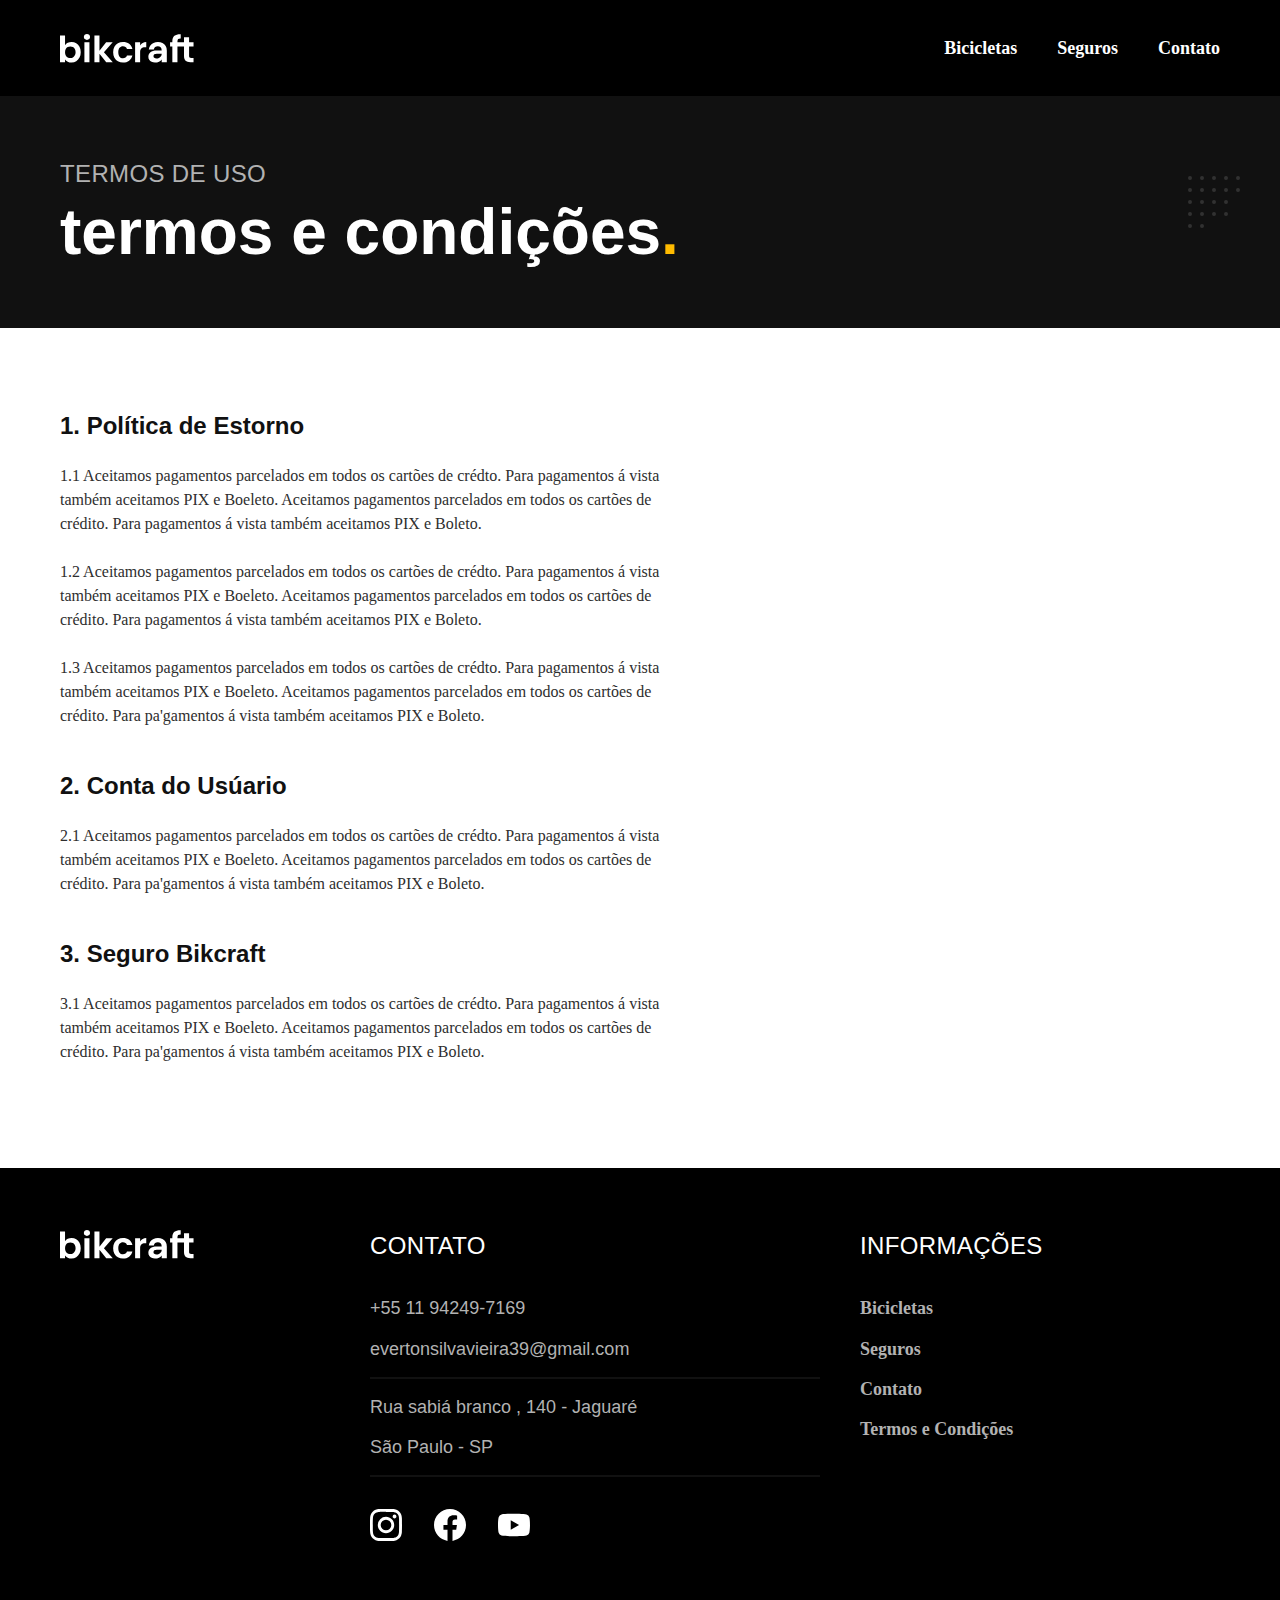
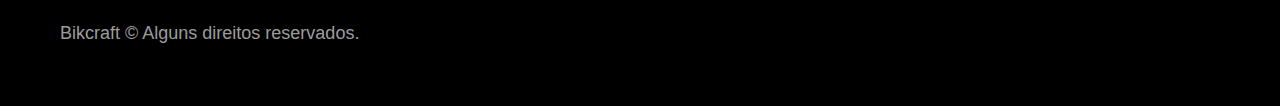
<file: termos.html>
<!DOCTYPE html>
<html lang="pt-br">

<head>
  <meta charset="UTF-8">
  <meta name="viewport" content="width=device-width, initial-scale=1.0">
  <title>Termos e condições / Bikcraft </title>
  <meta name="description" content="Termos e condições.">

  <link rel="icon" href="./favicon.svg" type="image/svg+xml">
  <link rel="preload" href="./css/style.min.css" as="style">
  <link rel="stylesheet" href="./css/style.min.css">

  <script>document.documentElement.classList.add("js");</script>

  <link rel="preconnect" href="https://fonts.googleapis.com">
  <link rel="preconnect" href="https://fonts.gstatic.com" crossorigin>
  <link href="https: //fonts.googleapis.com/css2?family= Merriweather :ital,wght@1,900 & family= Poppins:wght@400;600 & family= Roboto:wght@400;500 & display=swap" rel="stylesheet">
</head>

<body id="termos">
  <header class="header-bg">
    <div class="header container">
      <a href="./"><img src="./img/bikcraft.svg" alt="Bikcraft">
      </a>
      <nav aria-label="primaria">
        <ul class="header-menu font-1-m cor-0">
          <li><a href="./bicicletas.html">Bicicletas</a></li>
          <li><a href="./seguros.html">Seguros</a></li>
          <li><a href="./contato.html">Contato</a></li>
        </ul>
      </nav>
    </div>
  </header>
  <main>
    <div class="titulo-bg">
      <div class="titulo container">
        <p class="font-2-l-b cor-5">Termos de uso</p>
        <h1 class="font-1-xxl cor-0">termos e condições<span class="cor-p1">.</span></h1>
      </div>
    </div>
    <div class="termos font-2-s cor-10 container">
      <h2 class="font-1-l cor-11">1. Política de Estorno</h2>
      <p>1.1 Aceitamos pagamentos parcelados em todos os cartões de crédto. Para pagamentos á vista também aceitamos PIX e Boeleto. Aceitamos pagamentos parcelados em todos os cartões de crédito. Para pagamentos á vista também aceitamos PIX e Boleto.
      </p>
      <p>1.2 Aceitamos pagamentos parcelados em todos os cartões de crédto. Para pagamentos á vista também aceitamos PIX e Boeleto. Aceitamos pagamentos parcelados em todos os cartões de crédito. Para pagamentos á vista também aceitamos PIX e Boleto.
      </p>
      <p>1.3 Aceitamos pagamentos parcelados em todos os cartões de crédto. Para pagamentos á vista também aceitamos PIX e Boeleto. Aceitamos pagamentos parcelados em todos os cartões de crédito. Para pa'gamentos á vista também aceitamos PIX e Boleto.
      </p>
      <h2 class="font-1-l cor-11">2. Conta do Usúario</h2>
      <p>2.1 Aceitamos pagamentos parcelados em todos os cartões de crédto. Para pagamentos á vista também aceitamos PIX e Boeleto. Aceitamos pagamentos parcelados em todos os cartões de crédito. Para pa'gamentos á vista também aceitamos PIX e Boleto.
      </p>
      <h2 class="font-1-l cor-11">3. Seguro Bikcraft</h2>
      <p>3.1 Aceitamos pagamentos parcelados em todos os cartões de crédto. Para pagamentos á vista também aceitamos PIX e Boeleto. Aceitamos pagamentos parcelados em todos os cartões de crédito. Para pa'gamentos á vista também aceitamos PIX e Boleto.
      </p>
    </div>
  </main>

  <footer class="footer-bg">
    <div class="footer container">
      <img src="./img/bikcraft.svg" alt="Bikcraft">
      <div class="footer-contato">
        <h3 class="font-2-l-b cor-0">Contato</h3>
        <ul class="font-2-m cor-5">
          <li><a href="tel:+5511942497169">+55 11 94249-7169</a></li>
          <li><a href="mailto:evertonsilvavieira39@gmail.com">evertonsilvavieira39@gmail.com</a></li>
          <li>Rua sabiá branco , 140 - Jaguaré</li>
          <li>São Paulo - SP</li>
        </ul>
        <div class="footer-redes">
          <a href="https://www.instagram.com/">
            <img src="./img/redes/instagram.svg" alt="Instagram">
          </a>
          <a href="https://www.facebook.com/campaign/landing.php?&campaign_id=1661784632&extra_1=s%7Cc%7C320269324047%7Ce%7Cfacebook%7C&placement=&creative=320269324047&keyword=facebook&partner_id=googlesem&extra_2=campaignid%3D1661784632%26adgroupid%3D63686352403%26matchtype%3De%26network%3Dg%26source%3Dnotmobile%26search_or_content%3Ds%26device%3Dc%26devicemodel%3D%26adposition%3D%26target%3D%26targetid%3Dkwd-541132862%26loc_physical_ms%3D1001773%26loc_interest_ms%3D%26feeditemid%3D%26param1%3D%26param2%3D&gclid=EAIaIQobChMIivTKnseqgAMVM0FIAB2r3AhnEAAYASAAEgIThvD_BwE">
            <img src="./img/redes/facebook.svg" alt="Facebook">
          </a>
          <a href="./">
            <img src="./img/redes/youtube.svg" alt="YouTube">
          </a>
        </div>
      </div>
      <div class="footer-informacoes">
        <h3 class="font-2-l-b cor-0">Informações</h3>
        <nav>
          <ul class="font-1-m cor-5">
            <li><a href="./bicicletas.html">Bicicletas</a></li>
            <li><a href="./seguros.html">Seguros</a></li>
            <li><a href="./contato.html">Contato</a></li>
            <li><a href="./termos.html">Termos e Condições</a></li>
          </ul>
        </nav>
      </div>
      <p class="footer-copy font-2-m cor-6">Bikcraft © Alguns direitos reservados.</p>
    </div>
  </footer>
  <script src="./js/script.js"></script>

</body>

</html>
</file>
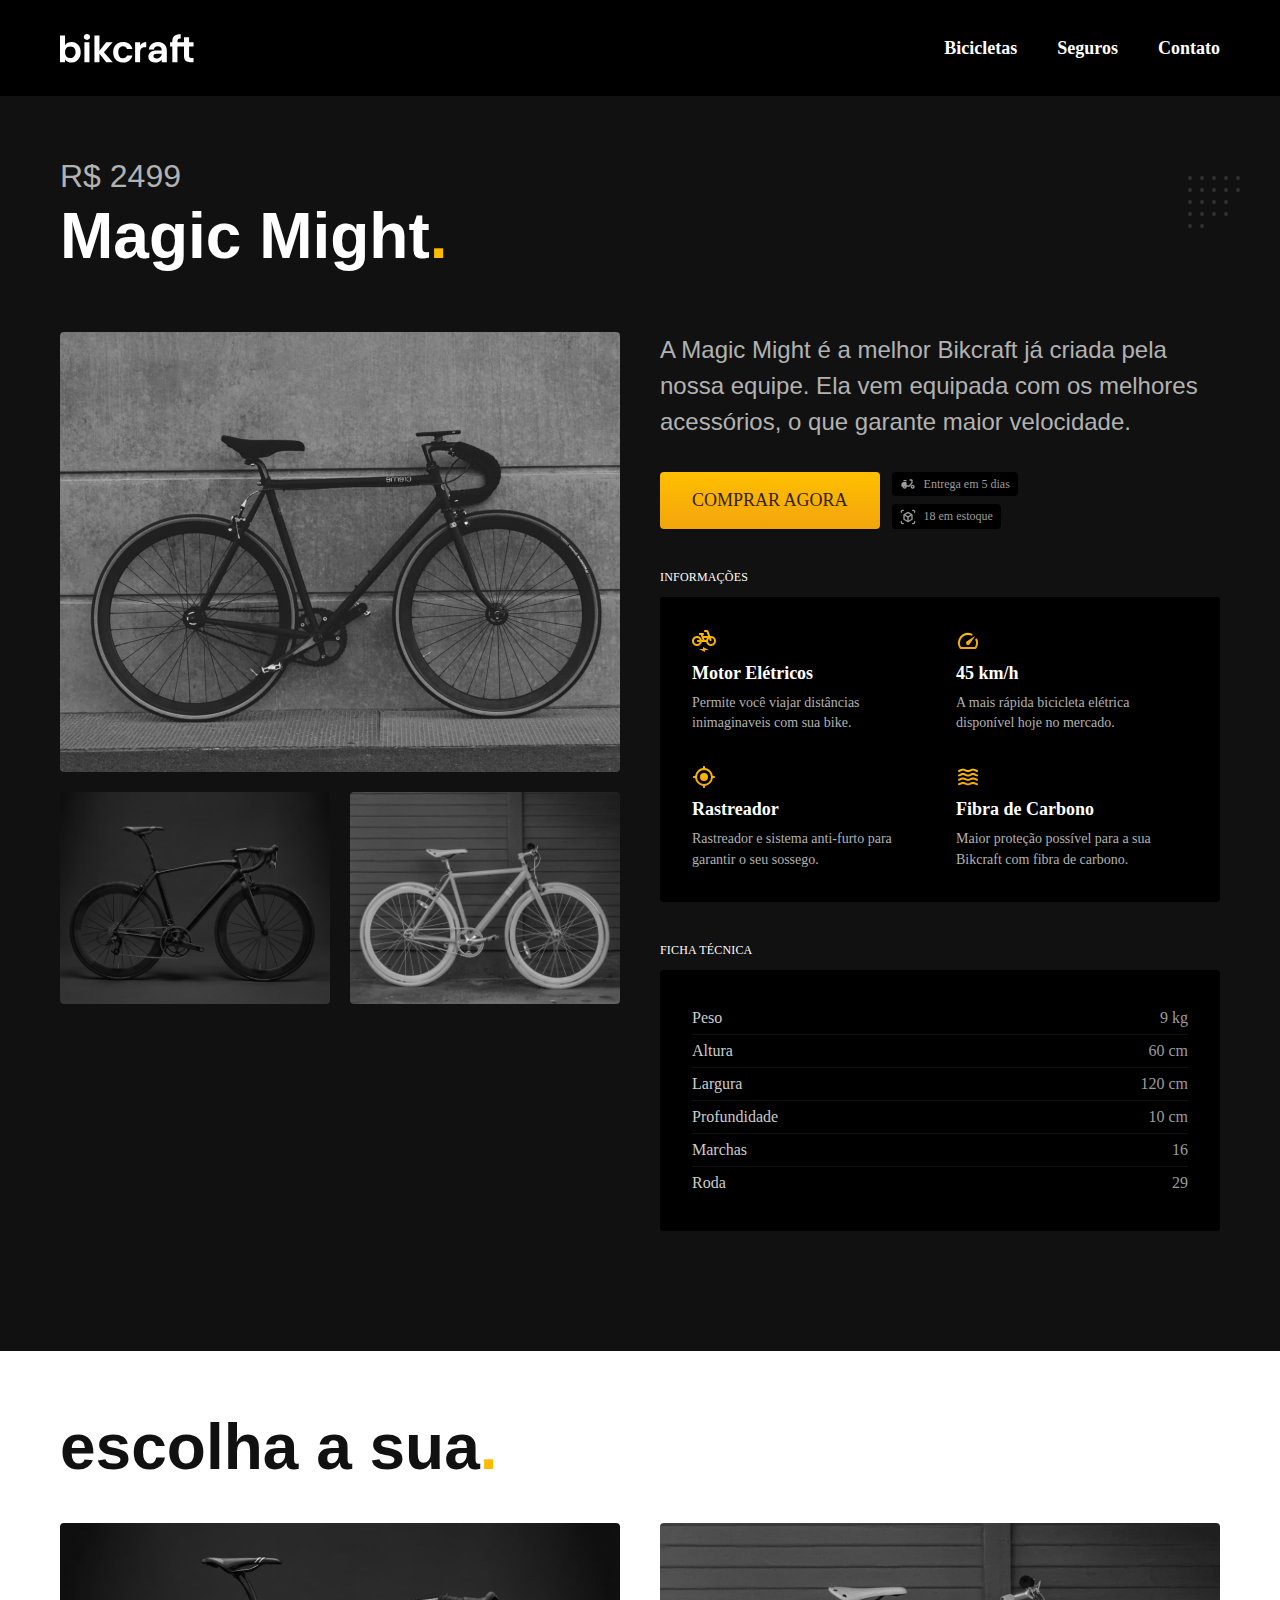
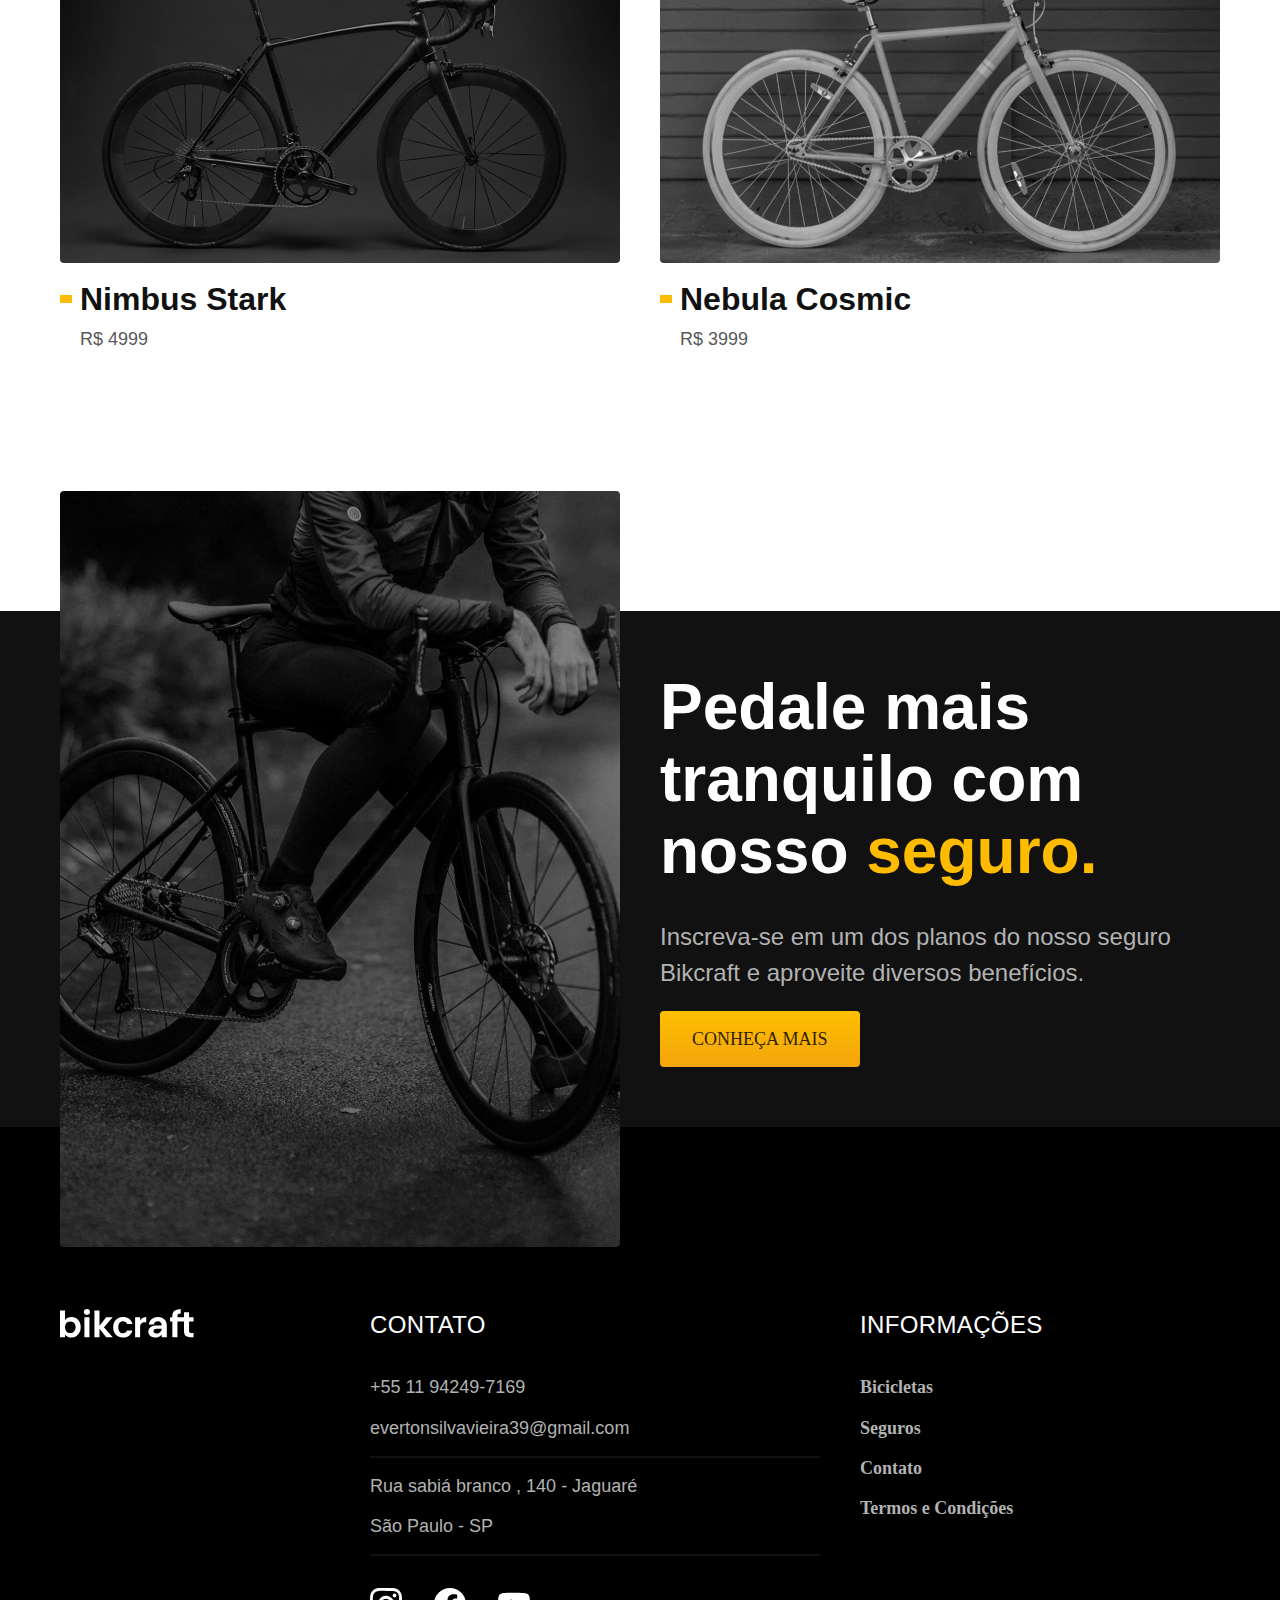
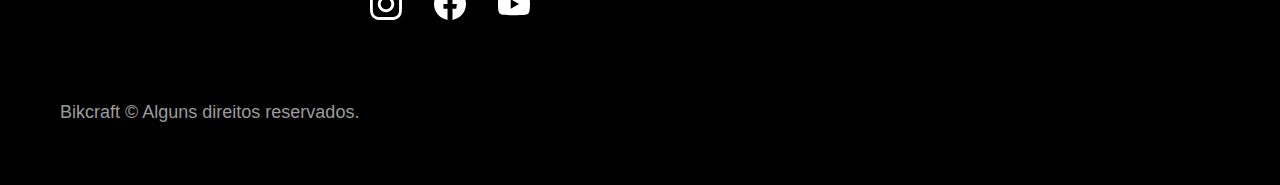
<file: bicicletas/magic.html>
<!DOCTYPE html>
<html lang="pt-br">

<head>
  <meta charset="UTF-8">
  <meta name="viewport" content="width=device-width, initial-scale=1.0">
  <title>Magic / Bikcraft </title>
  <meta name="description" content="Magic.">

  <link rel="icon" href="../favicon.svg" type="image/svg+xml">
  <link rel="preload" href="../css/style.min.css" as="style">
  <link rel="stylesheet" href="../css/style.min.css">

  <script>document.documentElement.classList.add("js");</script>

  <link rel="preconnect" href="https://fonts.googleapis.com">
  <link rel="preconnect" href="https://fonts.gstatic.com" crossorigin>
  <link href="https: //fonts.googleapis.com/css2?family= Merriweather :ital,wght@1,900 & family= Poppins:wght@400;600 & family= Roboto:wght@400;500 & display=swap" rel="stylesheet">
</head>

<body id="bicicleta">
  <header class="header-bg">
    <div class="header container">
      <a href="../"><img src="../img/bikcraft.svg" alt="Bikcraft">
      </a>
      <nav aria-label="primaria">
        <ul class="header-menu font-1-m cor-0">
          <li><a href="../bicicletas.html">Bicicletas</a></li>
          <li><a href="../seguros.html">Seguros</a></li>
          <li><a href="../contato.html">Contato</a></li>
        </ul>
      </nav>
    </div>
  </header>
  <main class="titulo-bg">
    <div>
      <div class="titulo container">
        <p class="font-2-xl cor-5">R$ 2499</p>
        <h1 class="font-1-xxl cor-0">Magic Might<span class="cor-p1">.</span></h1>
      </div>
    </div>
    <div class="bicicleta container">
      <div class="bicicleta-imagens">
        <img src="../img/bicicleta/nimbus2.jpg" alt="Bicicleta 1">
        <img src="../img/bicicleta/nimbus1.jpg" alt="Bicicleta 2">
        <img src="../img/bicicleta/nimbus3.jpg" alt="Bicicleta 3">
      </div>
      <div class="bicicleta-conteudo">
        <p class="font-2-l cor-5">A Magic Might é a melhor Bikcraft já criada pela nossa equipe. Ela vem equipada com os melhores acessórios, o que garante maior velocidade.</p>
        <div class="bicicleta-comprar">
          <a class="botao" href="../orcamento.html?tipo=bikcraft&produto=magic">Comprar Agora</a>
          <span class="font-1-xs cor-6"><img src="../img/icones/entrega.svg" alt=""> Entrega em 5 dias</span>
          <span class="font-1-xs cor-6"><img src="../img/icones/estoque.svg" alt="">18 em estoque</span>
        </div>

        <h2 class="font-1-xs cor-0">Informações</h2>
        <ul class="bicicleta-informacoes">
          <li>
            <img src="../img/icones/eletrica.svg" alt="">
            <h3 class="font-1-m cor-0">Motor Elétricos</h3>
            <p class="font-2-xs cor-5">Permite você viajar distâncias inimaginaveis com sua bike.</p>
          </li>
          <li>
            <img src="../img/icones/velocidade.svg" alt="">
            <h3 class="font-1-m cor-0">45 km/h</h3>
            <p class="font-2-xs cor-5">A mais rápida bicicleta elétrica disponível hoje no mercado.</p>
          </li>
          <li>
            <img src="../img/icones/rastreador.svg" alt="">
            <h3 class="font-1-m cor-0">Rastreador</h3>
            <p class="font-2-xs cor-5">Rastreador e sistema anti-furto para garantir o seu sossego.</p>
          </li>
          <li>
            <img src="../img/icones/carbono.svg" alt="">
            <h3 class="font-1-m cor-0">Fibra de Carbono</h3>
            <p class="font-2-xs cor-5">Maior proteção possível para a sua Bikcraft com fibra de carbono.</p>
          </li>
        </ul>
        <h2 class="font-1-xs cor-0">Ficha Técnica</h2>
        <ul class="bicicleta-ficha font-2-s cor-4">
          <li>Peso <span>9 kg</span></li>
          <li>Altura <span>60 cm</span></li>
          <li>Largura <span>120 cm</span></li>
          <li>Profundidade <span>10 cm</span></li>
          <li>Marchas <span>16</span></li>
          <li>Roda <span>29</span></li>
        </ul>
      </div>
    </div>
  </main>

  <article class="bicicletas-lista container">
    <h2 class="font-1-xxl">escolha a sua<span class="cor-p1">.</span></h2>
    <ul>
      <li>
        <a href="./nimbus.html">
          <img src="../img/bicicletas/nimbus.jpg" alt="Bicicleta preta">
          <h3 class="font-1-xl">Nimbus Stark</h3>
          <span class="font-2-m cor-8">R$ 4999</span>
        </a>
      </li>

      <li>
        <a href="./nebula.html">
          <img src="../img/bicicletas/nebula.jpg" alt="Bicicleta preta">
          <h3 class="font-1-xl">Nebula Cosmic</h3>
          <span class="font-2-m cor-8">R$ 3999</span>
        </a>
      </li>
    </ul>
  </article>

  <article class="seguro-bg">
    <div class="seguro container">
      <div class="seguro-imagem">
        <img src="../img/fotos/seguros.jpg" alt="Pessoa parada em cima de uma bicicleta.">
      </div>
      <div class="seguro-conteudo">
        <h2 class="font-1-xxl cor-0">Pedale mais tranquilo com nosso <span class="cor-p1">seguro.</span></h2>
        <p class="font-2-l cor-5">Inscreva-se em um dos planos do nosso seguro Bikcraft e aproveite diversos benefícios.</p>
        <a class="botao" href="../seguros.html">Conheça Mais</a>
      </div>
    </div>
  </article>

  <footer class="footer-bg">
    <div class="footer container">
      <img src="../img/bikcraft.svg" alt="Bikcraft">
      <div class="footer-contato">
        <h3 class="font-2-l-b cor-0">Contato</h3>
        <ul class="font-2-m cor-5">
          <li><a href="tel:+5511942497169">+55 11 94249-7169</a></li>
          <li><a href="mailto:evertonsilvavieira39@gmail.com">evertonsilvavieira39@gmail.com</a></li>
          <li>Rua sabiá branco , 140 - Jaguaré</li>
          <li>São Paulo - SP</li>
        </ul>
        <div class="footer-redes">
          <a href="https://www.instagram.com/">
            <img src="../img/redes/instagram.svg" alt="Instagram">
          </a>
          <a href="https://www.facebook.com/campaign/landing.php?&campaign_id=1661784632&extra_1=s%7Cc%7C320269324047%7Ce%7Cfacebook%7C&placement=&creative=320269324047&keyword=facebook&partner_id=googlesem&extra_2=campaignid%3D1661784632%26adgroupid%3D63686352403%26matchtype%3De%26network%3Dg%26source%3Dnotmobile%26search_or_content%3Ds%26device%3Dc%26devicemodel%3D%26adposition%3D%26target%3D%26targetid%3Dkwd-541132862%26loc_physical_ms%3D1001773%26loc_interest_ms%3D%26feeditemid%3D%26param1%3D%26param2%3D&gclid=EAIaIQobChMIivTKnseqgAMVM0FIAB2r3AhnEAAYASAAEgIThvD_BwE">
            <img src="../img/redes/facebook.svg" alt="Facebook">
          </a>
          <a href="../">
            <img src="../img/redes/youtube.svg" alt="YouTube">
          </a>
        </div>
      </div>
      <div class="footer-informacoes">
        <h3 class="font-2-l-b cor-0">Informações</h3>
        <nav>
          <ul class="font-1-m cor-5">
            <li><a href="../bicicletas.html">Bicicletas</a></li>
            <li><a href="../seguros.html">Seguros</a></li>
            <li><a href="../contato.html">Contato</a></li>
            <li><a href="../termos.html">Termos e Condições</a></li>
          </ul>
        </nav>
      </div>
      <p class="footer-copy font-2-m cor-6">Bikcraft © Alguns direitos reservados.</p>
    </div>
  </footer>
  <script src="../js/script.js"></script>

</body>

</html>
</file>
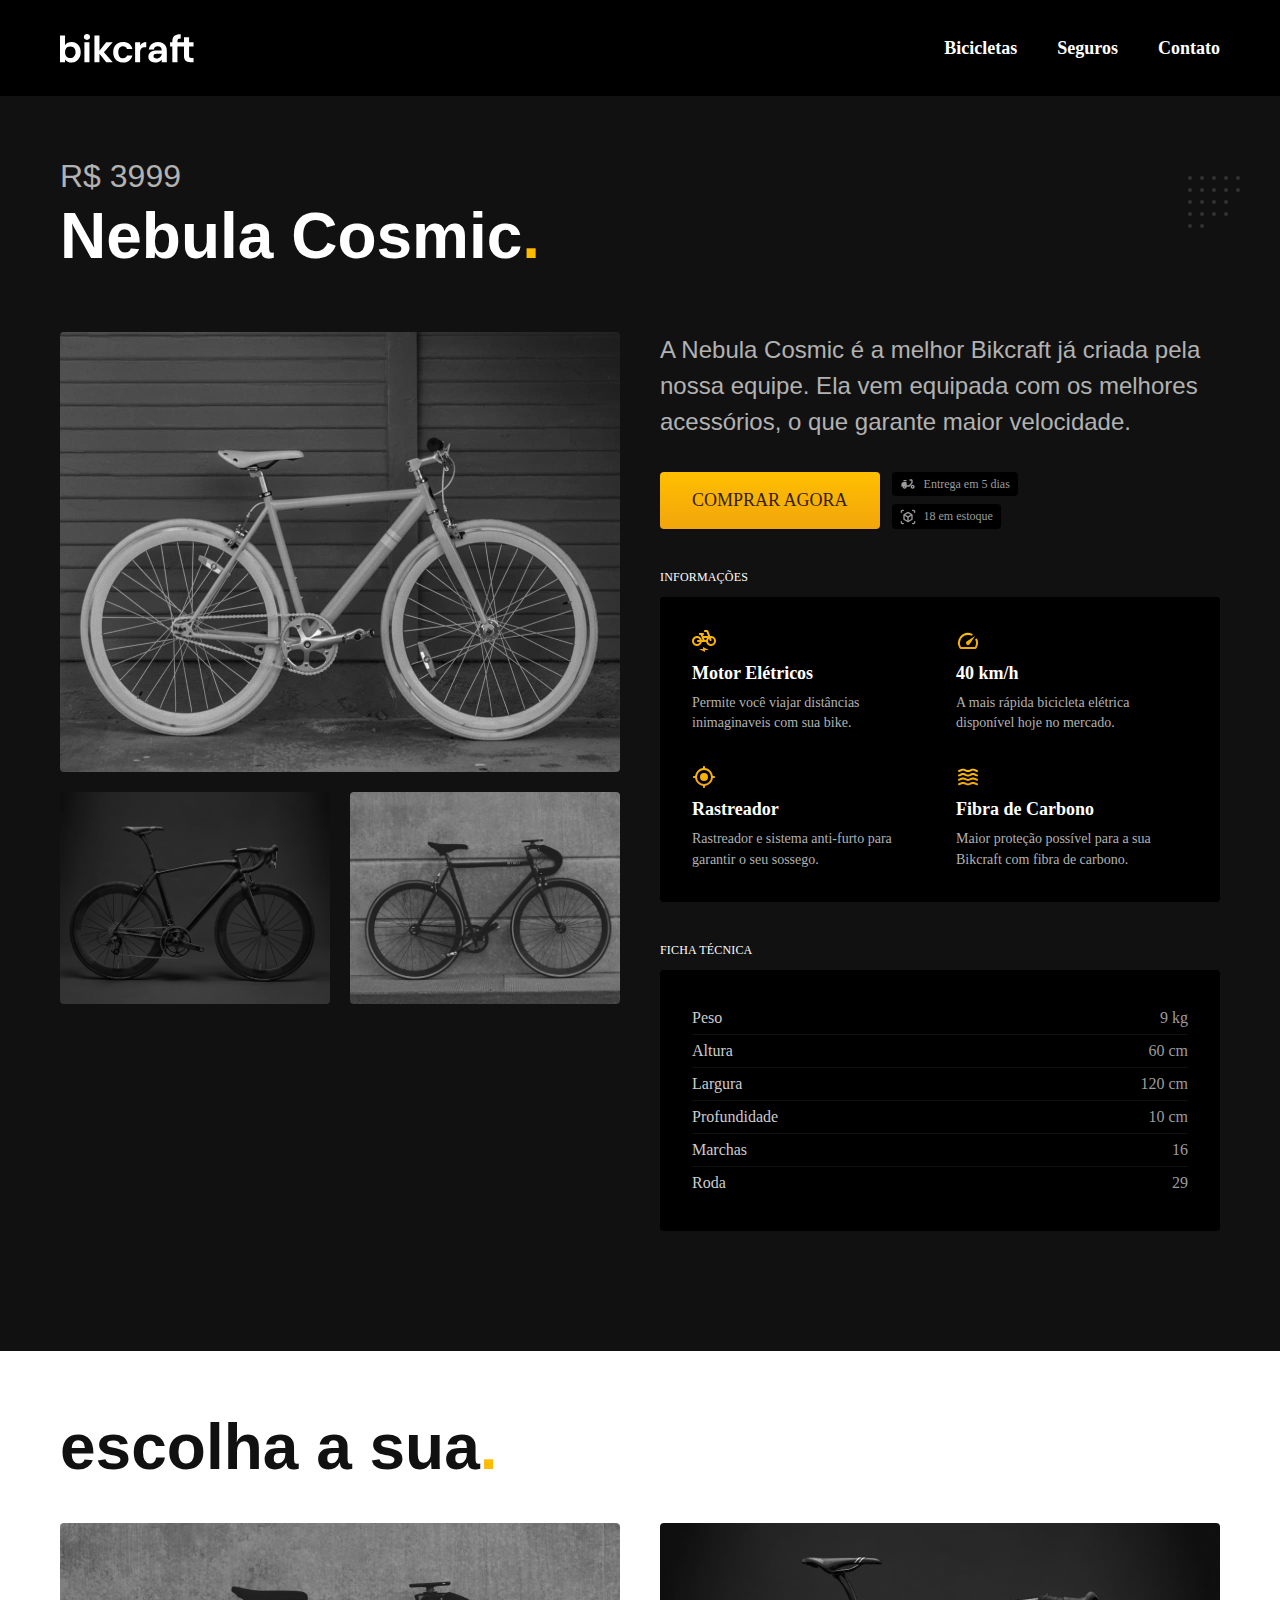
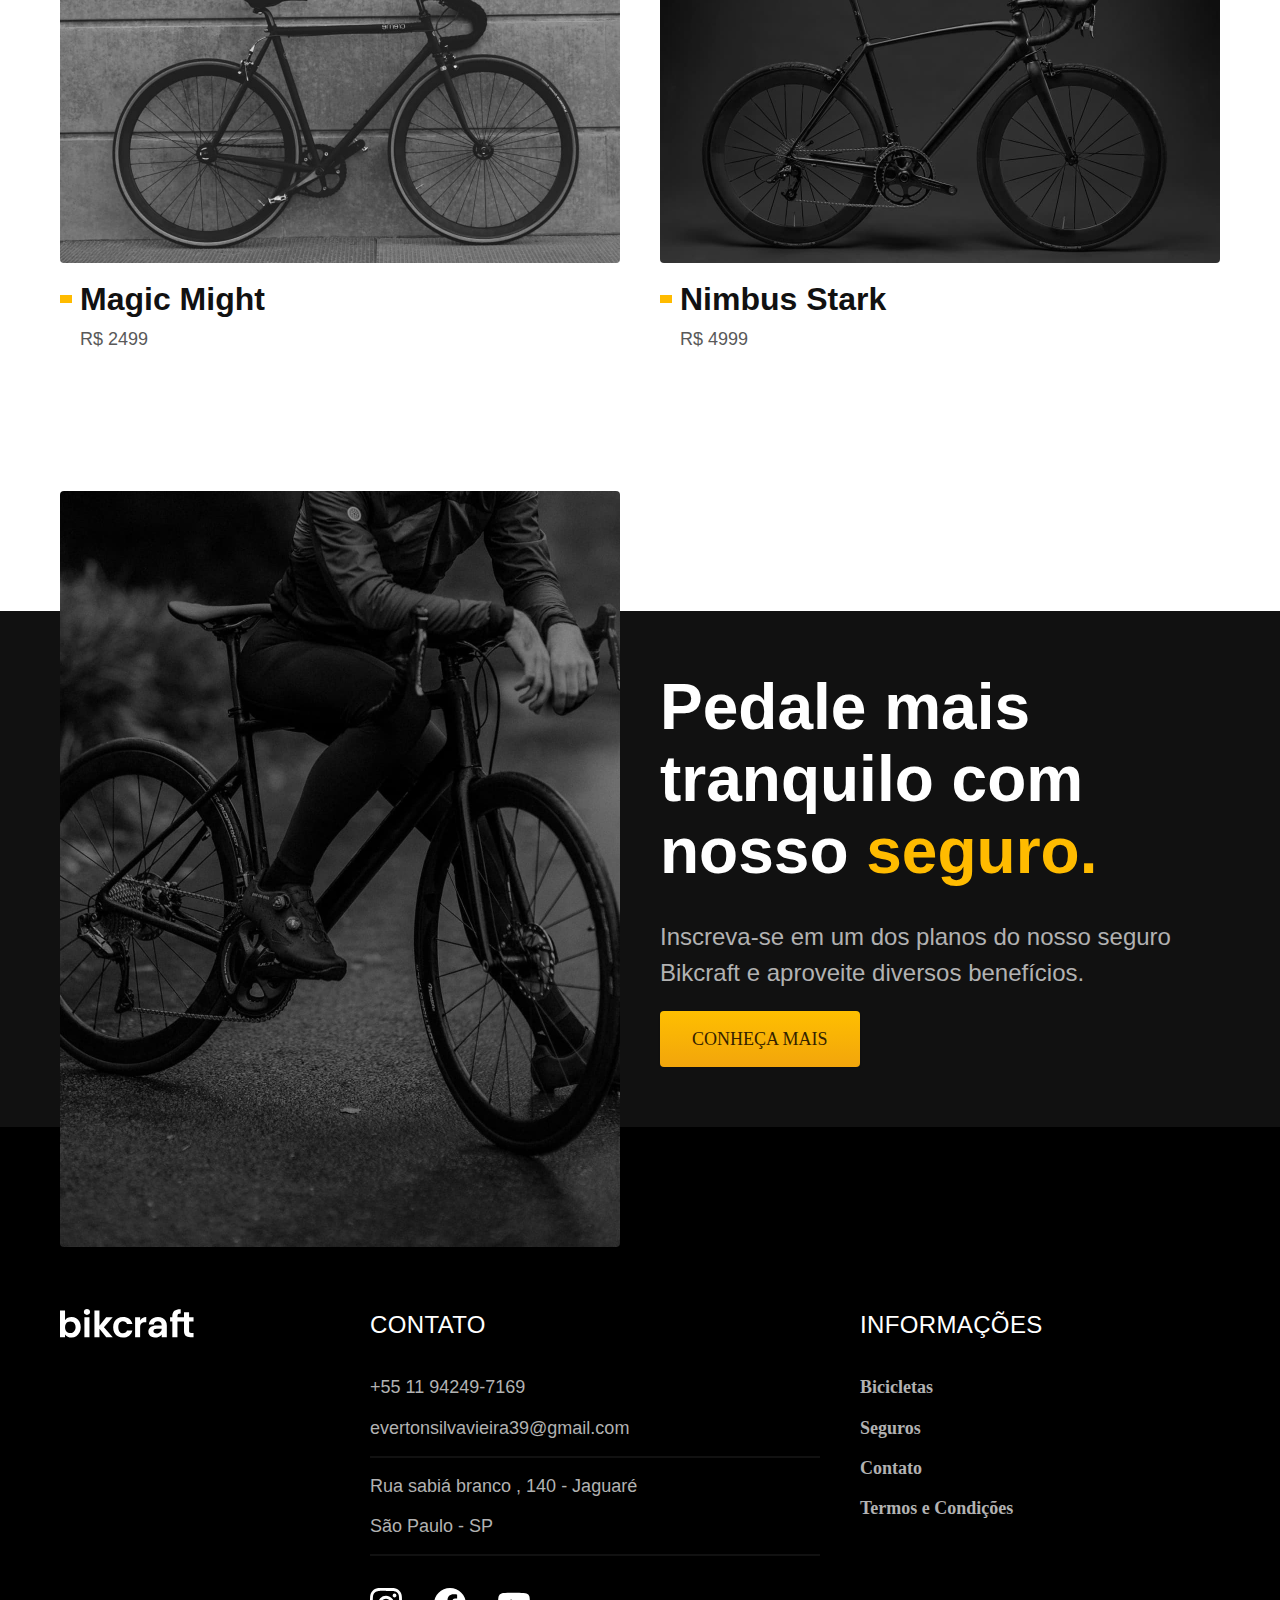
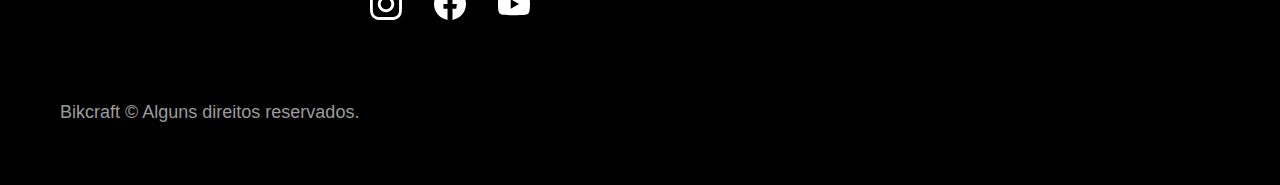
<file: bicicletas/nebula.html>
<!DOCTYPE html>
<html lang="pt-br">

<head>
  <meta charset="UTF-8">
  <meta name="viewport" content="width=device-width, initial-scale=1.0">
  <title>Nebula / Bikcraft </title>
  <meta name="description" content="Nebula.">

  <link rel="icon" href="../favicon.svg" type="image/svg+xml">
  <link rel="preload" href="../css/style.min.css" as="style">
  <link rel="stylesheet" href="../css/style.min.css">

  <script>document.documentElement.classList.add("js");</script>

  <link rel="preconnect" href="https://fonts.googleapis.com">
  <link rel="preconnect" href="https://fonts.gstatic.com" crossorigin>
  <link href="https: //fonts.googleapis.com/css2?family= Merriweather :ital,wght@1,900 & family= Poppins:wght@400;600 & family= Roboto:wght@400;500 & display=swap" rel="stylesheet">

</head>

<body id="bicicleta">
  <header class="header-bg">
    <div class="header container">
      <a href="../"><img src="../img/bikcraft.svg" alt="Bikcraft">
      </a>
      <nav aria-label="primaria">
        <ul class="header-menu font-1-m cor-0">
          <li><a href="../bicicletas.html">Bicicletas</a></li>
          <li><a href="../seguros.html">Seguros</a></li>
          <li><a href="../contato.html">Contato</a></li>
        </ul>
      </nav>
    </div>
  </header>
  <main class="titulo-bg">
    <div>
      <div class="titulo container">
        <p class="font-2-xl cor-5">R$ 3999</p>
        <h1 class="font-1-xxl cor-0">Nebula Cosmic<span class="cor-p1">.</span></h1>
      </div>
    </div>
    <div class="bicicleta container">
      <div class="bicicleta-imagens">
        <img src="../img/bicicleta/nimbus3.jpg" alt="Bicicleta 1">
        <img src="../img/bicicleta/nimbus1.jpg" alt="Bicicleta 2">
        <img src="../img/bicicleta/nimbus2.jpg" alt="Bicicleta 3">
      </div>
      <div class="bicicleta-conteudo">
        <p class="font-2-l cor-5">A Nebula Cosmic é a melhor Bikcraft já criada pela nossa equipe. Ela vem equipada com os melhores acessórios, o que garante maior velocidade.</p>
        <div class="bicicleta-comprar">
          <a class="botao" href="../orcamento.html?tipo=bikcraft&produto=nebula">Comprar Agora</a>
          <span class="font-1-xs cor-6"><img src="../img/icones/entrega.svg" alt=""> Entrega em 5 dias</span>
          <span class="font-1-xs cor-6"><img src="../img/icones/estoque.svg" alt="">18 em estoque</span>
        </div>

        <h2 class="font-1-xs cor-0">Informações</h2>
        <ul class="bicicleta-informacoes">
          <li>
            <img src="../img/icones/eletrica.svg" alt="">
            <h3 class="font-1-m cor-0">Motor Elétricos</h3>
            <p class="font-2-xs cor-5">Permite você viajar distâncias inimaginaveis com sua bike.</p>
          </li>
          <li>
            <img src="../img/icones/velocidade.svg" alt="">
            <h3 class="font-1-m cor-0">40 km/h</h3>
            <p class="font-2-xs cor-5">A mais rápida bicicleta elétrica disponível hoje no mercado.</p>
          </li>
          <li>
            <img src="../img/icones/rastreador.svg" alt="">
            <h3 class="font-1-m cor-0">Rastreador</h3>
            <p class="font-2-xs cor-5">Rastreador e sistema anti-furto para garantir o seu sossego.</p>
          </li>
          <li>
            <img src="../img/icones/carbono.svg" alt="">
            <h3 class="font-1-m cor-0">Fibra de Carbono</h3>
            <p class="font-2-xs cor-5">Maior proteção possível para a sua Bikcraft com fibra de carbono.</p>
          </li>
        </ul>
        <h2 class="font-1-xs cor-0">Ficha Técnica</h2>
        <ul class="bicicleta-ficha font-2-s cor-4">
          <li>Peso <span>9 kg</span></li>
          <li>Altura <span>60 cm</span></li>
          <li>Largura <span>120 cm</span></li>
          <li>Profundidade <span>10 cm</span></li>
          <li>Marchas <span>16</span></li>
          <li>Roda <span>29</span></li>
        </ul>
      </div>
    </div>
  </main>

  <article class="bicicletas-lista container">
    <h2 class="font-1-xxl">escolha a sua<span class="cor-p1">.</span></h2>
    <ul>
      <li>
        <a href="./magic.html">
          <img src="../img/bicicletas/magic.jpg" alt="Bicicleta preta">
          <h3 class="font-1-xl">Magic Might</h3>
          <span class="font-2-m cor-8">R$ 2499</span>
        </a>
      </li>

      <li>
        <a href="./nimbus.html">
          <img src="../img/bicicletas/nimbus.jpg" alt="Bicicleta preta">
          <h3 class="font-1-xl">Nimbus Stark</h3>
          <span class="font-2-m cor-8">R$ 4999</span>
        </a>
      </li>
    </ul>
  </article>

  <article class="seguro-bg">
    <div class="seguro container">
      <div class="seguro-imagem">
        <img src="../img/fotos/seguros.jpg" alt="Pessoa parada em cima de uma bicicleta.">
      </div>
      <div class="seguro-conteudo">
        <h2 class="font-1-xxl cor-0">Pedale mais tranquilo com nosso <span class="cor-p1">seguro.</span></h2>
        <p class="font-2-l cor-5">Inscreva-se em um dos planos do nosso seguro Bikcraft e aproveite diversos benefícios.</p>
        <a class="botao" href="../seguros.html">Conheça Mais</a>
      </div>
    </div>
  </article>

  <footer class="footer-bg">
    <div class="footer container">
      <img src="../img/bikcraft.svg" alt="Bikcraft">
      <div class="footer-contato">
        <h3 class="font-2-l-b cor-0">Contato</h3>
        <ul class="font-2-m cor-5">
          <li><a href="tel:+5511942497169">+55 11 94249-7169</a></li>
          <li><a href="mailto:evertonsilvavieira39@gmail.com">evertonsilvavieira39@gmail.com</a></li>
          <li>Rua sabiá branco , 140 - Jaguaré</li>
          <li>São Paulo - SP</li>
        </ul>
        <div class="footer-redes">
          <a href="https://www.instagram.com/">
            <img src="../img/redes/instagram.svg" alt="Instagram">
          </a>
          <a href="https://www.facebook.com/campaign/landing.php?&campaign_id=1661784632&extra_1=s%7Cc%7C320269324047%7Ce%7Cfacebook%7C&placement=&creative=320269324047&keyword=facebook&partner_id=googlesem&extra_2=campaignid%3D1661784632%26adgroupid%3D63686352403%26matchtype%3De%26network%3Dg%26source%3Dnotmobile%26search_or_content%3Ds%26device%3Dc%26devicemodel%3D%26adposition%3D%26target%3D%26targetid%3Dkwd-541132862%26loc_physical_ms%3D1001773%26loc_interest_ms%3D%26feeditemid%3D%26param1%3D%26param2%3D&gclid=EAIaIQobChMIivTKnseqgAMVM0FIAB2r3AhnEAAYASAAEgIThvD_BwE">
            <img src="../img/redes/facebook.svg" alt="Facebook">
          </a>
          <a href="../">
            <img src="../img/redes/youtube.svg" alt="YouTube">
          </a>
        </div>
      </div>
      <div class="footer-informacoes">
        <h3 class="font-2-l-b cor-0">Informações</h3>
        <nav>
          <ul class="font-1-m cor-5">
            <li><a href="../bicicletas.html">Bicicletas</a></li>
            <li><a href="../seguros.html">Seguros</a></li>
            <li><a href="../contato.html">Contato</a></li>
            <li><a href="../termos.html">Termos e Condições</a></li>
          </ul>
        </nav>
      </div>
      <p class="footer-copy font-2-m cor-6">Bikcraft © Alguns direitos reservados.</p>
    </div>
  </footer>
  <script src="../js/script.js"></script>

</body>

</html>
</file>
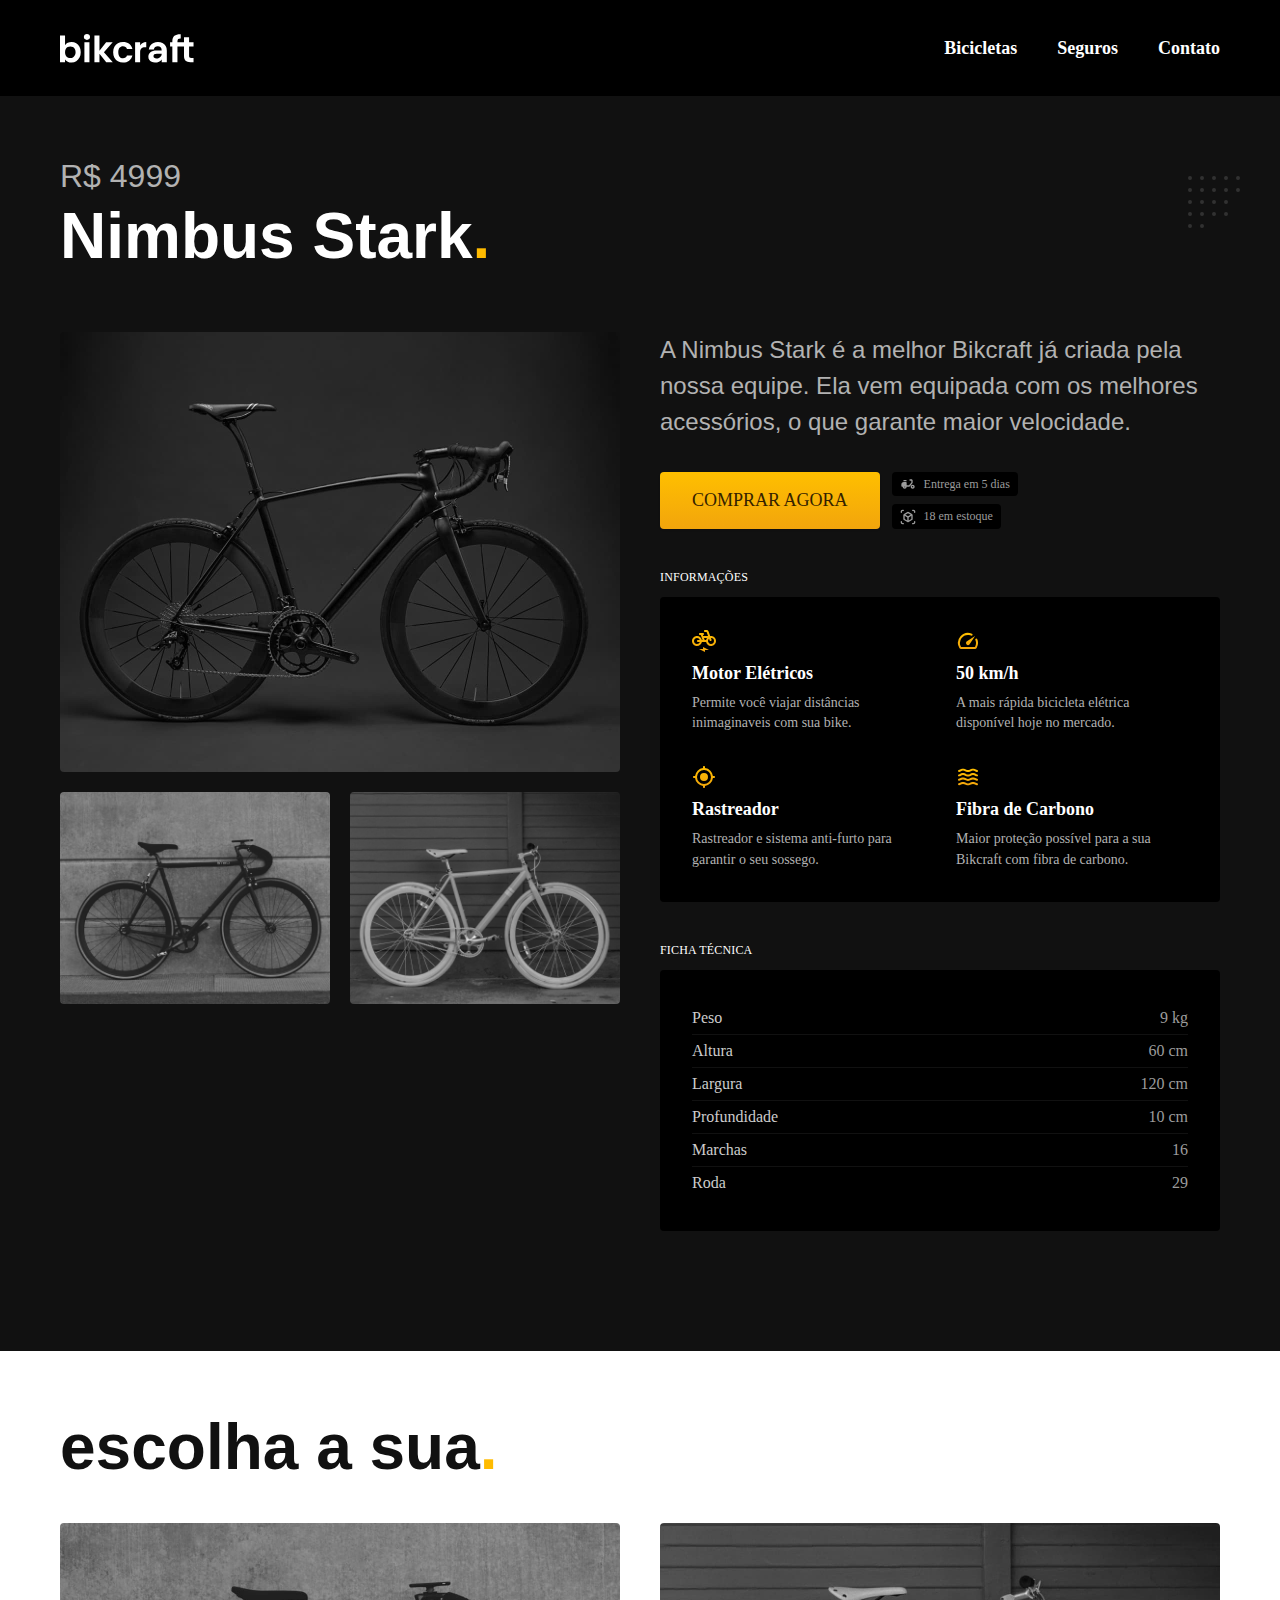
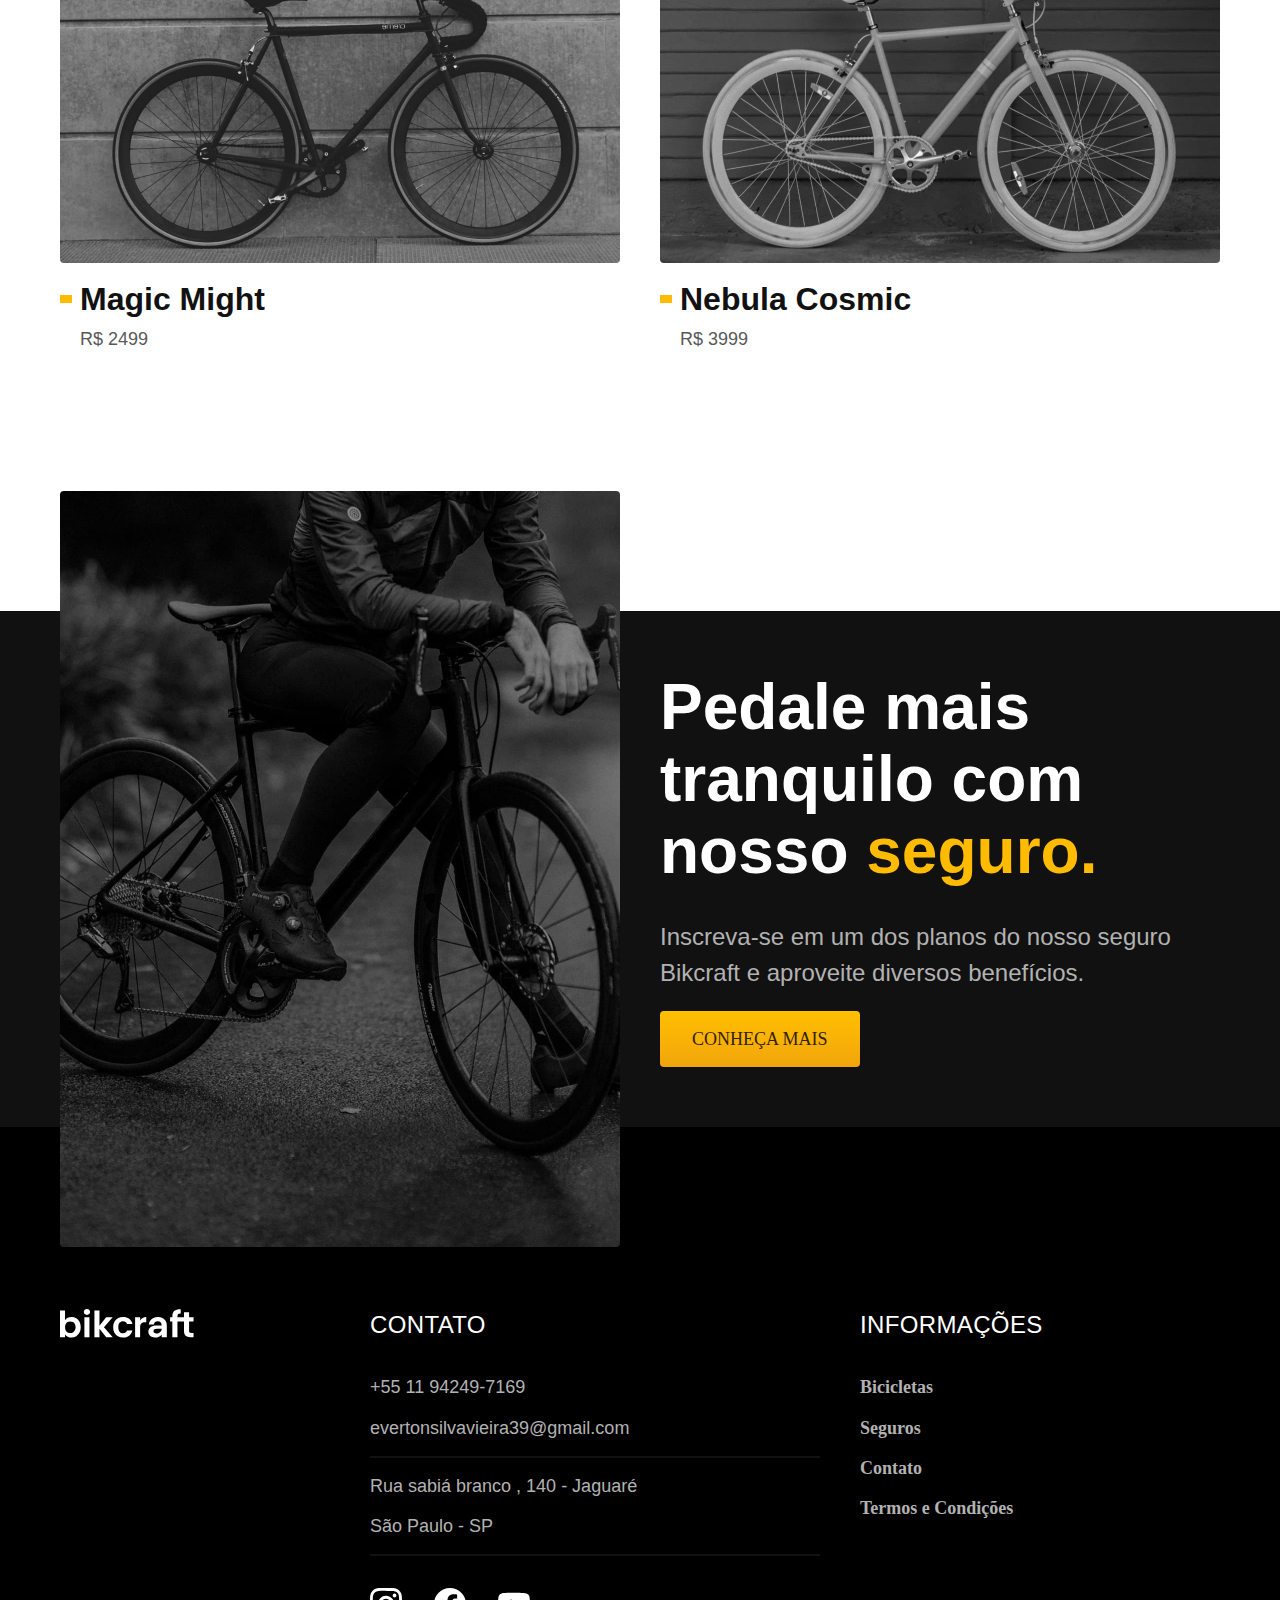
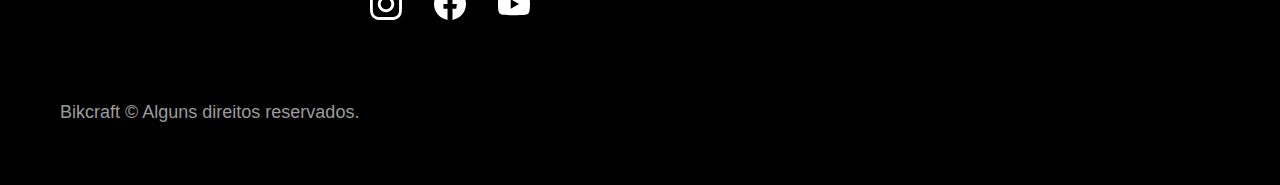
<file: bicicletas/nimbus.html>
<!DOCTYPE html>
<html lang="pt-br">

<head>
  <meta charset="UTF-8">
  <meta name="viewport" content="width=device-width, initial-scale=1.0">
  <title>Nimbus / Bikcraft </title>
  <meta name="description" content="Nimbus.">

  <link rel="icon" href="../favicon.svg" type="image/svg+xml">
  <link rel="preload" href="../css/style.min.css" as="style">
  <link rel="stylesheet" href="../css/style.min.css">

  <script>document.documentElement.classList.add("js");</script>

  <link rel="preconnect" href="https://fonts.googleapis.com">
  <link rel="preconnect" href="https://fonts.gstatic.com" crossorigin>
  <link href="https: //fonts.googleapis.com/css2?family= Merriweather :ital,wght@1,900 & family= Poppins:wght@400;600 & family= Roboto:wght@400;500 & display=swap" rel="stylesheet">
</head>

<body id="bicicleta">
  <header class="header-bg">
    <div class="header container">
      <a href="../"><img src="../img/bikcraft.svg" alt="Bikcraft">
      </a>
      <nav aria-label="primaria">
        <ul class="header-menu font-1-m cor-0">
          <li><a href="../bicicletas.html">Bicicletas</a></li>
          <li><a href="../seguros.html">Seguros</a></li>
          <li><a href="../contato.html">Contato</a></li>
        </ul>
      </nav>
    </div>
  </header>
  <main class="titulo-bg">
    <div>
      <div class="titulo container">
        <p class="font-2-xl cor-5">R$ 4999</p>
        <h1 class="font-1-xxl cor-0">Nimbus Stark<span class="cor-p1">.</span></h1>
      </div>
    </div>
    <div class="bicicleta container">
      <div class="bicicleta-imagens">
        <img src="../img/bicicleta/nimbus1.jpg" alt="Bicicleta 1">
        <img src="../img/bicicleta/nimbus2.jpg" alt="Bicicleta 2">
        <img src="../img/bicicleta/nimbus3.jpg" alt="Bicicleta 3">
      </div>
      <div class="bicicleta-conteudo">
        <p class="font-2-l cor-5">A Nimbus Stark é a melhor Bikcraft já criada pela nossa equipe. Ela vem equipada com os melhores acessórios, o que garante maior velocidade.</p>
        <div class="bicicleta-comprar">
          <a class="botao" href="../orcamento.html?tipo=bikcraft&produto=nimbus">Comprar Agora</a>
          <span class="font-1-xs cor-6"><img src="../img/icones/entrega.svg" alt=""> Entrega em 5 dias</span>
          <span class="font-1-xs cor-6"><img src="../img/icones/estoque.svg" alt="">18 em estoque</span>
        </div>

        <h2 class="font-1-xs cor-0">Informações</h2>
        <ul class="bicicleta-informacoes">
          <li>
            <img src="../img/icones/eletrica.svg" alt="">
            <h3 class="font-1-m cor-0">Motor Elétricos</h3>
            <p class="font-2-xs cor-5">Permite você viajar distâncias inimaginaveis com sua bike.</p>
          </li>
          <li>
            <img src="../img/icones/velocidade.svg" alt="">
            <h3 class="font-1-m cor-0">50 km/h</h3>
            <p class="font-2-xs cor-5">A mais rápida bicicleta elétrica disponível hoje no mercado.</p>
          </li>
          <li>
            <img src="../img/icones/rastreador.svg" alt="">
            <h3 class="font-1-m cor-0">Rastreador</h3>
            <p class="font-2-xs cor-5">Rastreador e sistema anti-furto para garantir o seu sossego.</p>
          </li>
          <li>
            <img src="../img/icones/carbono.svg" alt="">
            <h3 class="font-1-m cor-0">Fibra de Carbono</h3>
            <p class="font-2-xs cor-5">Maior proteção possível para a sua Bikcraft com fibra de carbono.</p>
          </li>
        </ul>
        <h2 class="font-1-xs cor-0">Ficha Técnica</h2>
        <ul class="bicicleta-ficha font-2-s cor-4">
          <li>Peso <span>9 kg</span></li>
          <li>Altura <span>60 cm</span></li>
          <li>Largura <span>120 cm</span></li>
          <li>Profundidade <span>10 cm</span></li>
          <li>Marchas <span>16</span></li>
          <li>Roda <span>29</span></li>
        </ul>
      </div>
    </div>
  </main>

  <article class="bicicletas-lista container">
    <h2 class="font-1-xxl">escolha a sua<span class="cor-p1">.</span></h2>
    <ul>
      <li>
        <a href="./magic.html">
          <img src="../img/bicicletas/magic.jpg" alt="Bicicleta preta">
          <h3 class="font-1-xl">Magic Might</h3>
          <span class="font-2-m cor-8">R$ 2499</span>
        </a>
      </li>

      <li>
        <a href="./nebula.html">
          <img src="../img/bicicletas/nebula.jpg" alt="Bicicleta preta">
          <h3 class="font-1-xl">Nebula Cosmic</h3>
          <span class="font-2-m cor-8">R$ 3999</span>
        </a>
      </li>
    </ul>
  </article>

  <article class="seguro-bg">
    <div class="seguro container">
      <div class="seguro-imagem">
        <img src="../img/fotos/seguros.jpg" alt="Pessoa parada em cima de uma bicicleta.">
      </div>
      <div class="seguro-conteudo">
        <h2 class="font-1-xxl cor-0">Pedale mais tranquilo com nosso <span class="cor-p1">seguro.</span></h2>
        <p class="font-2-l cor-5">Inscreva-se em um dos planos do nosso seguro Bikcraft e aproveite diversos benefícios.</p>
        <a class="botao" href="../seguros.html">Conheça Mais</a>
      </div>
    </div>
  </article>

  <footer class="footer-bg">
    <div class="footer container">
      <img src="../img/bikcraft.svg" alt="Bikcraft">
      <div class="footer-contato">
        <h3 class="font-2-l-b cor-0">Contato</h3>
        <ul class="font-2-m cor-5">
          <li><a href="tel:+5511942497169">+55 11 94249-7169</a></li>
          <li><a href="mailto:evertonsilvavieira39@gmail.com">evertonsilvavieira39@gmail.com</a></li>
          <li>Rua sabiá branco , 140 - Jaguaré</li>
          <li>São Paulo - SP</li>
        </ul>
        <div class="footer-redes">
          <a href="https://www.instagram.com/">
            <img src="../img/redes/instagram.svg" alt="Instagram">
          </a>
          <a href="https://www.facebook.com/campaign/landing.php?&campaign_id=1661784632&extra_1=s%7Cc%7C320269324047%7Ce%7Cfacebook%7C&placement=&creative=320269324047&keyword=facebook&partner_id=googlesem&extra_2=campaignid%3D1661784632%26adgroupid%3D63686352403%26matchtype%3De%26network%3Dg%26source%3Dnotmobile%26search_or_content%3Ds%26device%3Dc%26devicemodel%3D%26adposition%3D%26target%3D%26targetid%3Dkwd-541132862%26loc_physical_ms%3D1001773%26loc_interest_ms%3D%26feeditemid%3D%26param1%3D%26param2%3D&gclid=EAIaIQobChMIivTKnseqgAMVM0FIAB2r3AhnEAAYASAAEgIThvD_BwE">
            <img src="../img/redes/facebook.svg" alt="Facebook">
          </a>
          <a href="../">
            <img src="../img/redes/youtube.svg" alt="YouTube">
          </a>
        </div>
      </div>
      <div class="footer-informacoes">
        <h3 class="font-2-l-b cor-0">Informações</h3>
        <nav>
          <ul class="font-1-m cor-5">
            <li><a href="../bicicletas.html">Bicicletas</a></li>
            <li><a href="../seguros.html">Seguros</a></li>
            <li><a href="../contato.html">Contato</a></li>
            <li><a href="../termos.html">Termos e Condições</a></li>
          </ul>
        </nav>
      </div>
      <p class="footer-copy font-2-m cor-6">Bikcraft © Alguns direitos reservados.</p>
    </div>
  </footer>
  <script src="../js/script.js"></script>

</body>

</html>
</file>
<file: css/style.min.css>
body{margin:0;font-family:Arial,Helvetica,sans-serif;color:#111}blockquote,dd,h1,h2,h3,h4,p,ul{margin:0}ul{padding:0;list-style:none}a{text-decoration:none;color:inherit}img{max-width:100%;height:auto;display:block}img[src$=".jpg"]{border-radius:4px}.font-1-xs{font:400 0.75rem/1.35 Poppins sans-serif}.font-2-xs{font:400 0.875rem/1.43 Roboto sans-serif}.font-1-s{font:400 1rem/1.5 Poppins sans-serif}.font-2-s{font:400 1rem/1.5 Roboto sans-serif}.font-1-m,.font-1-m-b{font:600 1.125rem/1.35 Poppins sans-serif}.font-1-m{font-weight:600}.font-2-m{font:500 1.125rem/1.35 Roboto,sans-serif}.font-1-l{font:400 1.5rem/1.5 Poppins,sans-serif}.font-2-l,.font-2-l-b{font:400 1.5rem/1.5 Roboto,sans-serif}.font-2-l-b{font-weight:500;letter-spacing:.015em;text-transform:uppercase}.font-1-xl{font:600 2rem/1.25 Poppins,sans-serif}.font-2-xl{font:500 2rem/1.25 Roboto,sans-serif}.font-1-xxl{font:600 4rem/1.125 Poppins,sans-serif}@media (max-width:1200px){.font-1-xxl{font-size:3rem}.font-2-l,.font-2-l-b{font-size:1.125rem}}@media (max-width:800px){.font-1-xxl{font-size:2rem}.font-1-xl,.font-2-xl{font-size:1.5rem}}:root{--cor-0:#ffffff;--cor-1:#f7f7f7;--cor-2:#ededed;--cor-3:#dedede;--cor-4:#cccccc;--cor-5:#b2b2b2;--cor-6:#9c9c9c;--cor-7:#717171;--cor-8:#595959;--cor-9:#404040;--cor-10:#2e2e2e;--cor-11:#111111;--cor-12:#000000;--cor-p1:#ffbb00;--cor-p2:#e4a30b;--cor-p3:#a66f00;--cor-p4:#664400;--cor-p5:#332200}.cor-0{color:var(--cor-0)}.cor-1{color:var(--cor-1)}.cor-2{color:var(--cor-2)}.cor-3{color:var(--cor-3)}.cor-4{color:var(--cor-4)}.cor-5{color:var(--cor-5)}.cor-6{color:var(--cor-6)}.cor-7{color:var(--cor-7)}.cor-8{color:var(--cor-8)}.cor-9{color:var(--cor-9)}.cor-10{color:var(--cor-10)}.cor-11{color:var(--cor-11)}.cor-12{color:var(--cor-12)}.cor-p1{color:var(--cor-p1)}.cor-p2{color:var(--cor-p1)}.cor-p3{color:var(--cor-p3)}.cor-p4{color:var(--cor-p4)}.cor-p5{color:var(--cor-p5)}.js .fadeInDown{transform:translate3d(0,-20px,0)}.js .fadeInUp{transform:translate3d(0,20px,0)}.js .fadeInRight{transform:translate3d(20px,0,0)}.js .fadeInLeft{transform:translate3d(-20px,0,0)}.js [data-anime]{opacity:0}.js .anime{opacity:1;transform:none;transition:transform .8s,opacity .8s}.header-bg{background-color:var(--cor-12)}.header{display:flex;flex-wrap:wrap;gap:20px;justify-content:space-between;align-items:center;padding-top:20px;padding-bottom:20px}.header-menu{display:flex;flex-wrap:wrap;gap:40px}.header-menu a{display:inline-block;padding:16px 0;position:relative}.header-menu a::after{content:"";display:block;height:2px;width:0;background:var(--cor-0);margin-top:4px;transition:.3s;position:absolute}.header-menu a.ativo::after,.header-menu a:hover::after{width:100%}@media (max-width:800px){.header-menu{gap:20px}.header-menu a{background:var(--cor-11);padding:12px 16px;border-radius:4px}.header-menu a:hover{background-color:var(--cor-10)}.header a::after{display:none}}@media (max-width:600px){.header-menu{gap:12px}.header-menu a{padding:8px 12px;font-size:14px}}.footer-bg{background-color:var(--cor-12)}.footer{display:grid;grid-template-columns:3fr 5fr 4fr;gap:40px;padding-top:60px;padding-bottom:60px}.footer h3{margin-bottom:32px}.footer-contato ul{margin-bottom:32px}.footer-contato li:nth-child(2n):after{content:"";display:block;max:width 360px;height:2px;background:var(--cor-11);margin-top:16px}.footer li{margin-bottom:16px}.footer-redes{display:flex;gap:32px}.footer a:hover{color:var(--cor-0)}.footer-copy{grid-column:1/-1;margin-top:40px}@media (max-width:800px){.footer>img{display:none}.footer{grid-template-columns:1fr 1fr}}@media (max-width:600px){.footer{grid-template-columns:1fr;gap:60px}.footer-copy{margin-top:0}}.container{box-sizing:border-box;max-width:1200px;padding-left:20px;padding-right:20px;margin-left:auto;margin-right:auto}.botao{display:inline-block;padding:16px 32px;background:linear-gradient(#ffbf00,#f2a50c);border-radius:4px;box-shadow:0 1px 2px rgba(0,0,0,.1);text-transform:uppercase;color:var(--cor-p5);font:400 1.125rem/1.35 Poppins sans-serif;max-width:max-content;border:none;cursor:pointer}.botao:hover{background:linear-gradient(#ffb60d,#e59317)}.botao.secundario{background:var(--cor-10);color:var(--cor-2)}.botao.secundario:hover{background:var(--cor-9)}.botao.seta{display:flex;align-items:center}.botao.seta::after{content:"";display:inline-block;width:18px;height:10px;margin-left:12px;background:url("../img/icones/seta.svg");transition:transform .2s}.botao.seta:hover::after{transform:translateX(4px)}@media (max-width:600px){.botao{padding:12px 16px;font-size:1rem}}.link{display:inline-block;color:var(--cor-p1);font:500 1.5rem/1.5 Poppins,sans-serif;text-transform:uppercase}.link::after{content:"";display:block;width:100%;height:4px;background-color:currentColor}.link:hover{color:var(--cor-0)}.titulo-bg{padding-top:60px;padding-bottom:60px;background-color:var(--cor-11)}.titulo{background:url("../img/dec/bottom-right.svg") no-repeat right 20px}.titulo p{margin-bottom:4px}@media (max-width 800px){.titulo-bg{margin-top:40px;margin-bottom:40px}.titulo p{font-size:1rem;text-transform:lowercase;font-weight:400}}.form{display:grid;grid-template-columns:1fr 1fr;gap:20px}.form label{display:block;font:400 1rem/1.5 Poppins,sans-serif;margin-bottom:4px}.form .col-2{grid-column:span 2}.form input[type=email],.form input[type=text],.form textarea{font:400 1rem/1.5 Roboto,sans-serif;background:var(--cor-1);border:1px solid var(--cor-2);padding:12px;border-radius:4px;width:100%;box-sizing:border-box}.form input[type=email]:focus,.form input[type=text]:focus,.form textarea:focus{outline:0;border-color:var(--cor-p1);background:var(--cor-0);box-shadow:0 0 0 2px #fea}@media (max-width:600px){.form{grid-template-columns:1fr}.form .col-2{grid-column:1}}.introducao-bg{background:var(--cor-12) url("../img/dec/bottom-left.svg") no-repeat bottom 160px left 20px;box-shadow:inset 0 -120px var(--cor-0)}.introducao{display:grid;grid-template-columns:1fr 1fr;gap:0 40px}.introducao-conteudo{align-self:end;padding-bottom:200px}.introducao img{width:100%;height:100%;object-fit:cover;border-radius:4px}.introducao h1{margin-bottom:32px}.introducao p{margin-bottom:20px}@media (max-width:800px){.introducao-bg{background:var(--cor-11);padding-top:40px;box-shadow:0 -60px var(--cor-0)}.introducao{grid-template-columns:1fr;gap:32px}.introducao-conteudo{padding-bottom:0}.introducao h1{margin-bottom:16px}.introducao img{height:300px;width:100%}}.tecnologia-bg{background-color:var(--cor-11);box-shadow:inset 0 80px var(--cor-0),inset 0 -80px var(--cor-0)}.tecnologia{display:grid;grid-template-columns:1fr 1fr;gap:40px}.tecnologia-imagem img{width:100%;height:100%;object-fit:cover;object-position:left}.tecnologia-conteudo{padding-top:160px;padding-bottom:160px}.tecnologia-conteudo>span{display:block;margin-bottom:20px}.tecnologia-conteudo h2{margin-bottom:32px}.tecnologia-conteudo>p{margin-bottom:20px}.tecnologia a{margin-bottom:80px}.tecnologia-vantagens{display:flex;gap:40px}.tecnologia-vantagens h3{margin-bottom:8px;width:max-content}.tecnologia-vantagens img{width:24px;margin-bottom:8px}@media (max-width:800px){.tecnologia-bg{box-shadow:initial}.tecnologia{grid-template-columns:1fr}.tecnologia-conteudo{padding-top:60px;padding-bottom:60px}.tecnologia-imagem{display:none}.tecnologia a{margin-bottom:60px}}@media (max-width:600px){.tecnologia-vantagens{flex-direction:column}}.parceiros{padding-top:60px;padding-bottom:120px}.parceiros h2{margin-bottom:60px}.parceiros ul{padding:0 20px;max-width:1400px;display:grid;grid-template-columns:repeat(4,1fr);margin:0 auto}.parceiros li{display:flex;padding:32px;border-left:2px solid var(--cor-2)}.parceiros img{margin:auto}.parceiros li:first-child,.parceiros li:nth-child(5){border-left:none}.parceiros li:nth-child(n+5){border-top:2px solid var(--cor-2)}@media (max-width:800px){.parceiros{padding-bottom:60px}.parceiros li{padding:20px}.parceiros h2{margin-bottom:20px}.parceiros ul{grid-template-columns:repeat(2 1fr)}.parceiros li:nth-child(n+3){border-top:2px solid var(--cor-2)}.parceiros li:nth-child(odd){border-left:none}}.depoimento{display:grid;grid-template-columns:1fr 1fr;background-color:var(--cor-p1);overflow:hidden}.depoimento img{width:100%;height:100%;object-fit:cover;border-radius:0}.depoimento-conteudo{padding:40px 40px 80px 80px;align-self:end;background:url("../img/dec/bottom-right-p.svg") no-repeat bottom 40px right 40px}.depoimento-conteudo p{max-width:32ch;font-family:Merriweather,serif;font-style:italic;font-weight:900;margin-bottom:32px;position:relative}.depoimento p::after,.depoimento p::before{font-size:5rem;color:var(--cor-p2);position:absolute}.depoimento p::before{content:"“";left:-50px;top:-20px}.depoimento p::after{content:"”"}@media (min-width:1200px){.depoimento img{max-height:520px}}@media (max-width:800px){.depoimento{grid-template-columns:1fr;text-align:center}.depoimento img{max-height:200px}.depoimento-conteudo{padding:40px 20px;justify-self:center}}.bicicletas-lista{padding-top:60px;padding-bottom:120px}.bicicletas-lista h2{margin-bottom:40px}.bicicletas-lista ul{display:flex;gap:40px;padding:0 20px 20px 20px;max-width:1400px;margin-left:auto;margin-right:auto;overflow-x:auto}#bicicleta .bicicletas-lista ul{padding:0 0 20px 0}.bicicletas-lista li{flex:1;min-width:280px}.bicicletas-lista a{display:block}.bicicletas-lista img{margin-bottom:16px}.bicicletas-lista h3{margin-bottom:8px;display:flex;align-items:center}.bicicletas-lista h3::before{content:"";display:inline-block;height:8px;width:12px;margin-right:8px;background-color:var(--cor-p1);transition:.2s}.bicicletas-lista a:hover h3::before{width:24px}.bicicletas-lista li span{padding-left:20px}@media (max-width:800px){.bicicletas-lista{padding-bottom:60px}.bicicletas-lista ul{gap:20px}}.bicicletas-bg{background:linear-gradient(to right,var(--cor-0) 30%,var(--cor-11) 0)}.bicicletas{display:grid;grid-template-columns:1fr 1fr;gap:40px;padding-top:60px;padding-bottom:60px;background:url("../img/dec/top-right.svg") no-repeat top 40px right 20px}.bicicletas-imagem{display:grid}.bicicletas-imagem img{grid-area:1/1}.bicicletas-imagem span{grid-area:1/1;place-self:start end;margin-top:20px;background:var(--cor-12);display:inline-block;padding:8px 16px 8px 8px;border-radius:4px 0 0 4px}.bicicletas-conteudo{display:grid;grid-template-columns:1fr auto;align-content:start}.bicicletas h2,.bicicletas p{grid-column:1/-1}.bicicletas h2{margin-bottom:20px}.bicicletas h2::before{content:"";display:block;width:12px;height:8px;background-color:var(--cor-p1);margin-bottom:8px}.bicicletas p{margin-bottom:32px}.bicicletas a{place-self:end}.bicicletas li{display:flex;align-items:center;gap:8px}.bicicletas ul{display:grid;gap:16px}.bicicletas-conteudos img{width:24px}@media (max-width:800px){.bicicletas-bg{background:var(--cor-11)}.bicicletas{grid-template-columns:1fr;gap:20px;padding-top:40px;padding-bottom:40px}}@media (max-width:600px){.bicicletas-conteudo{grid-template-columns:1fr}.bicicletas ul{font-size:1rem;grid-template-columns:1fr 1fr;margin-bottom:32px}.bicicletas a{place-self:start}}.bicicleta{display:grid;grid-template-columns:1fr 1fr;align-items:start;gap:40px;padding-top:60px;padding-bottom:60px}#bicicleta .titulo p{text-transform:uppercase}.bicicleta-imagens{display:flex;flex-wrap:wrap;gap:20px}.bicicleta-imagens img{flex:1;min-width:200px}.bicicleta-imagens img:first-child{min-width:100%}.bicicleta-conteudo>p{margin-bottom:32px}.bicicleta-comprar{display:grid;grid-template-columns:max-content auto;align-items:center;justify-items:start;gap:8px 12px;margin-bottom:40px}.bicicleta-comprar a{grid-row:span 2}.bicicleta-comprar span{display:flex;align-items:center;background-color:var(--cor-12);gap:8px;padding:4px 8px;border-radius:4px}.bicicleta-conteudo h2{text-transform:uppercase;letter-spacing:.015em;margin-bottom:12px}.bicicleta-ficha,.bicicleta-informacoes{padding:32px;background-color:var(--cor-12);border-radius:4px}.bicicleta-informacoes{margin-bottom:40px;display:grid;grid-template-columns:1fr 1fr;gap:32px}.bicicleta-informacoes img{width:24px;margin-bottom:8px}.bicicleta-informacoes h3{margin-bottom:8px}.bicicleta-ficha li{padding:4px 0;display:flex;justify-content:space-between;border-bottom:1px solid var(--cor-11)}.bicicleta-ficha li:last-child{border-bottom:none}.bicicleta-ficha span{color:var(--cor-6)}@media (max-width:800px){.bicicleta{grid-template-columns:1fr;padding-top:40px;padding-bottom:40px}.bicicleta-imagens{grid-row:2}}@media (max-width:400px){.bicicleta-informacoes{grid-template-columns:1fr}.bicicleta-comprar{grid-template-columns:1fr}}.seguro-bg{background-color:var(--cor-11);box-shadow:inset 0 120px var(--cor-0),inset 0 -120px var(--cor-12)}.seguro{display:grid;grid-template-columns:1fr 1fr;gap:40px}.seguro-imagem img{width:100%;height:100%;object-fit:cover}.seguro-conteudo{padding-top:180px;padding-bottom:180px}.seguro h2{margin-bottom:32px}.seguro p{margin-bottom:20px}@media (max-width:800px){.seguro-bg{box-shadow:inset 0 -60px var(--cor-12)}.seguro{grid-template-columns:1fr}.seguro-conteudo{grid-row:1;padding-top:40px;padding-bottom:0}}.seguros-bg{background:var(--cor-11)}.seguros{padding-top:60px;padding-bottom:60px;display:grid;grid-template-columns:1fr 1fr;gap:40px;align-items:center}#seguros .seguros{padding-top:0}.seguros h2{grid-column:1/-1}.seguros-item{background-color:var(--cor-12);padding:32px 32px 32px 60px;display:grid;grid-template-columns:1fr auto;border-radius:4px}.seguros-item h3{margin-bottom:40px}.seguros-item span{grid-column:2;display:block;text-align:right}.seguros-item ul{grid-column:1/-1;margin-bottom:32px}.seguros-item li{display:flex;align-items:center;position:relative}.seguros-item li+li{margin-top:20px}.seguros-item li::before{content:"";display:inline-block;width:13px;height:9px;background-image:url("../img/icones/lista.svg");position:absolute;left:-21px}.seguros-item a{grid-column:1/-1}@media (max-width:800px){.seguros{grid-template-columns:1fr}}.vantagens-bg{background-color:var(--cor-12)}.vantagens{padding-top:120px;padding-bottom:120px}.vantagens h2{margin-bottom:60px}.vantagens ul{display:grid;grid-template-columns:1fr 1fr 1fr;gap:40px 80px}.vantagens h3,.vantagens img{margin-bottom:8px}@media (max-width:800px){.vantagens{padding-top:60px;padding-bottom:60px}.vantagens h2{margin-bottom:40px}.vantagens ul{gap:20px}}.perguntas{padding-top:120px;padding-bottom:120px}.perguntas h2{margin-bottom:60px}.perguntas dl>div{padding:20px;border-radius:4px}.perguntas button{display:grid;grid-template-columns:auto 1fr auto;align-items:center;gap:8px;cursor:pointer;border:none;background:0 0;width:100%;text-align:left}.perguntas dl>div:nth-child(odd){background-color:var(--cor-1)}.perguntas button::before{content:"";display:inline-block;width:12px;height:8px;background-color:var(--cor-p1)}.perguntas button::after{content:"";display:inline-block;width:14px;height:6px;background:url("../img/icones/seta-abrir.svg");transition:.3s}.perguntas button:hover::after,.perguntas button[aria-expanded=true]::after{transform:rotate(180deg)}.js .perguntas dd{display:none}.js .perguntas dd.ativa{display:block}.perguntas dd{padding-left:20px;padding-top:16px;max-width:80ch}@media (max-width:800px){.perguntas{padding-top:60px;padding-bottom:60px}.perguntas h2{margin-bottom:40px}}#contato{background:linear-gradient(var(--cor-11) 600px,var(--cor-1) 0)}.contato{display:grid;grid-template-columns:5fr 7fr}.contato-dados,.contato-formulario{padding:60px;box-shadow:0 1px 2px rgba(0,0,0,.1)}.contato-dados{border-radius:5px 0 0 5px;background:var(--cor-12) url("../img/dec/bottom-left.svg") no-repeat bottom 20px left 20px}.contato-formulario{border-radius:0 5px 5px 0;background:var(--cor-0) url("../img/dec/bottom-right.svg") no-repeat bottom 20px right 20px}.contato-dados h2{margin-bottom:60px}.contato-endereco{margin-bottom:32px;padding-left:28px;background:url("../img/icones/local.svg") no-repeat 0 2px}.contato-endereco p{margin-bottom:8px}.contato-meios a{display:block;max-width:max-content;margin-bottom:8px;padding-left:28px}.contato-meios a:hover{color:var(--cor-0)}.contato-meios a:first-child{background:url("../img/icones/email.svg") no-repeat 0 2px}.contato-meios a:nth-child(2){margin-bottom:32px}.contato-meios a:nth-child(3){background:url("../img/icones/telefone.svg") no-repeat 0 2px;margin-bottom:60px}.contato-redes{display:flex;gap:32px;padding-left:28px}@media (max-width:800){.contato{grid-template-columns:1fr}.contato-dados,.contato-formulario{padding:20px}.contato-dados{border-radius:5px 5px 0 0;background:var(--cor-12)}.contato-formulario{border-radius:0 0 5px 5px}.contato-dados h2,.contato-meios a:nth-child(3){margin-bottom:32px}.contato-redes{margin-bottom:12px}}.lojas{display:grid;grid-template-columns:1fr 1fr;gap:0 40px;padding-top:120px;padding-bottom:120px}.lojas h2{grid-column:1/-1;margin-bottom:60px}.lojas img{border-radius:4px 4px 0 0}.lojas-item{border-radius:4px;background:var(--cor-0);box-shadow:0 1px 2px rgba(0,0,0,.1)}.lojas-conteudo{display:grid;grid-template-columns:1fr 1fr;gap:32px 16px;padding:32px}.lojas-conteudo h3,.lojas-tempo{grid-column:1/-1}.lojas-dados{display:grid;gap:8px;border-left:2px solid var(--cor-2);padding-left:12px}.lojas-tempo{display:flex;align-items:center;gap:8px}@media (max-width:800px){.lojas{gap:20px;padding-top:60px;padding-bottom:60px}.lojas. h2{margin-bottom:32px}.lojas-conteudo{grid-template-columns:1fr}}@media (max-width:600px){.lojas{grid-template-columns:1fr}}#orcamento{background:linear-gradient(var(--cor-11) 600px,var(--cor-1) 0)}.orcamento{display:grid;grid-template-columns:5fr 7fr;padding-bottom:120px}.orcamento h2{text-transform:uppercase;position:relative;display:flex;align-items:center}.orcamento h2::before{content:"";display:inline-block;width:4px;height:8px;background-color:var(--cor-p1);position:absolute;left:-12px}.orcamento-dados,.orcamento-produto{padding:60px;box-shadow:0 1px 2px rgba(0,0,0,.1)}.orcamento-produto{border-radius:5px 0 0 5px;background:var(--cor-12) url("../img/dec/bottom-left.svg") no-repeat bottom 20px left 20px;display:grid;grid-template-columns:1fr 1fr;gap:20px;align-content:start}.orcamento-produto>*{grid-column:1/-1}.orcamento-produto>label{grid-column:initial}.orcamento-produto label{font:400 1rem/1.5 Poppins,sans-serif;color:var(--cor-4);background-color:var(--cor-10);padding:12px 16px;border-radius:4px;cursor:pointer;display:grid;grid-template-columns:auto 1fr auto;align-items:center;border:1px solid var(--cor-10)}.orcamento-produto input:checked+label{background:var(--cor-0);color:var(--cor-11)}.orcamento-produto label::before{content:"";display:inline-block;box-sizing:border-box;width:12px;height:12px;border:1px solid var(--cor-6);border-radius:50%;margin-right:8px}.orcamento-produto input:checked+label::before{border-color:var(--cor-7);box-shadow:inset 0 0 0 3px var(--cor-0),inset 0 0 0 6px var(--cor-7)}.orcamento-produto label:hover{background-color:var(--cor-9);border-color:var(--cor-9)}.orcamento-produto input:focus+label{box-shadow:0 0 0 2px var(--cor-p1);border-color:var(--cor-12)}.orcamento-produto label span{display:none}.orcamento-produto input:checked+label span{display:inline-block}.orcamento-produto input{opacity:0;position:absolute;pointer-events:none}.orcamento-dados{border-radius:0 5px 5px 0;background:var(--cor-0) url("../img/dec/bottom-right.svg") no-repeat bottom 20px right 20px}.orcamento-conteudo{display:none}.orcamento-conteudo h2,.orcamento-dados h2:nth-of-type(n+2){margin-top:20px}#bikcraft:checked~#orcamento-bikcraft,#seguro:checked~#orcamento-seguro{display:grid;gap:20px}.orcamento-detalhes{display:none;background:var(--cor-0);padding:20px;grid-template-columns:1fr 1fr;border-radius:4px;align-items:center}.orcamento-detalhes li{display:flex;align-items:center;margin-bottom:8px}.orcamento-detalhes li img{width:16px;margin-right:8px}.orcamento-produto input:checked+label+.orcamento-detalhes{display:grid}@media (max-width:1200px){.orcamento-dados,.orcamento-produto{padding:32px}}@media (max-width:800px){.orcamento{grid-template-columns:1fr}.orcamento-produto{border-radius:5px 5px 0 0;background:var(--cor-12)}.orcamento-dados{border-radius:0 0 5px 5px}}@media (max-width:400px){.orcamento-produto{grid-template-columns:1fr}}.termos{padding-top:80px;padding-bottom:80px}.termos h2{font-weight:600;margin-bottom:20px}.termos p+h2{margin-top:40px}.termos p{max-width:75ch;margin-bottom:24px}
</file>
